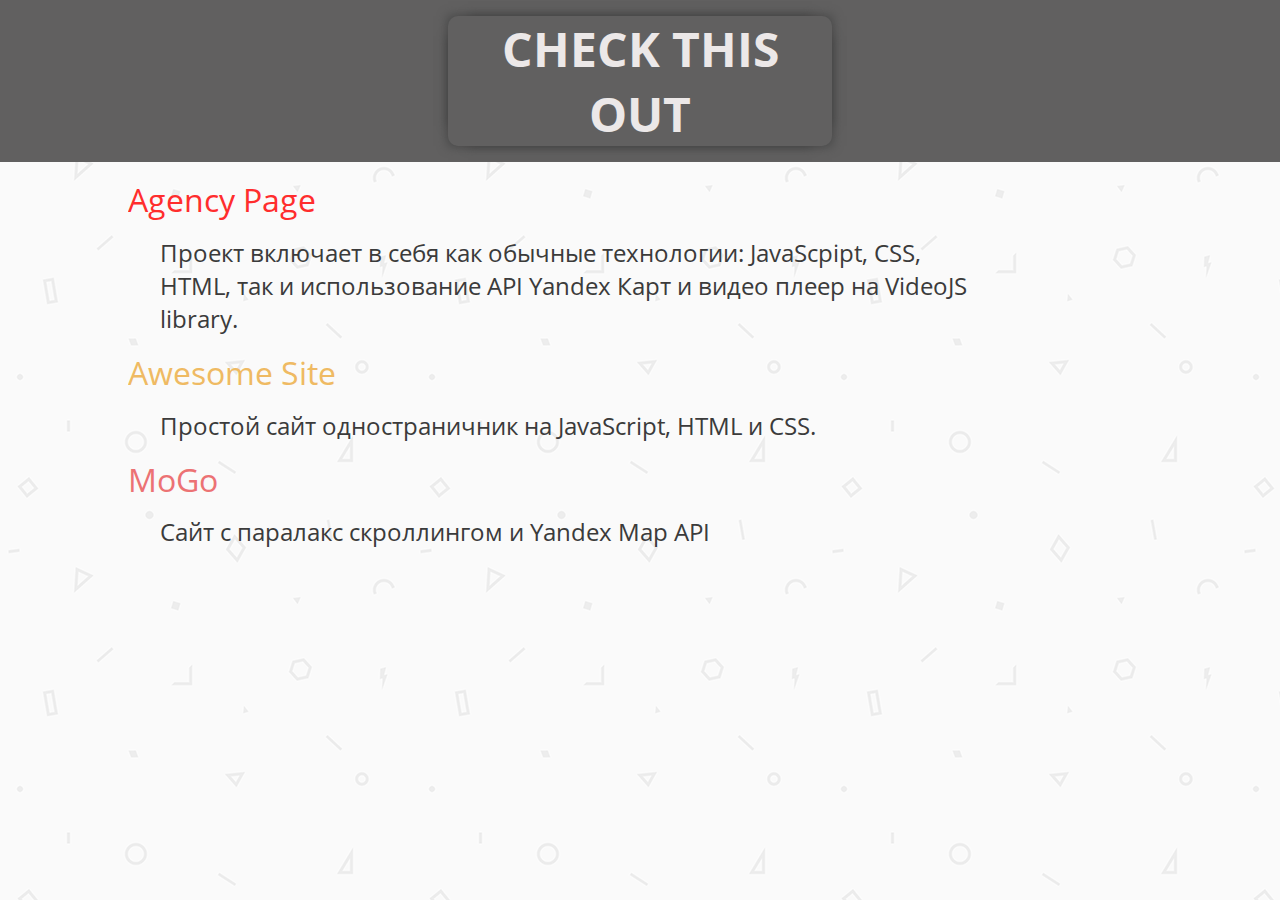
<file: index.html>
<!DOCTYPE html>
<html lang="en">
<head>
  <meta charset="UTF-8">
  <meta name="viewport" content="width=device-width, initial-scale=1.0">
  <title>Projects</title>
  <style>
    * {
      margin: 0;
      padding: 0;
      font-family: "OpenSans";
      font-weight: normal;
      font-style: normal;
    }

    body {
      background: url('img/back4.png'), 0 0 repeat;
    }

    header {
      background-color: #616060;
      width: 100%;
      height: auto;
      display: block;
      padding: 1rem 0 1rem 0;
    }
    header>span {
      color: #ece8e8;
      font-size: 3rem;
      font-weight: bold;
      text-align: center;
      margin: 0 auto 0 auto;
      display: block;
      cursor: pointer;
      -webkit-transition: all 0.2s;
      -o-transition: all 0.2s;
      transition: all 0.2s;
      border-radius: 10px;
      width: 30%;
      -webkit-box-shadow: 10px 10px 10px -10px #444444, -10px -10px 10px -10px #444444, 10px -10px 10px -10px #444444, -10px 10px 10px -10px #444444;
              box-shadow: 10px 10px 10px -10px #444444, -10px -10px 10px -10px #444444, 10px -10px 10px -10px #444444, -10px 10px 10px -10px #444444;
      user-select: none;
      -webkit-user-select: none;
      -ms-user-select: none;
      -moz-user-select: none;
    }
    header>span:active {
      -webkit-box-shadow: 0 0 0 0 #444444;
              box-shadow: 0 0 0 0 #444444;
    }

    main {
      width: 80%;
      margin: 1rem auto 0 auto;
      background-color: #fafafa00;
    }
    main>div{
      margin: 0 0 1rem 0;
    }

    main .link {
      text-decoration: none;
      border: none;
    }
    main .link:active {
      border: none;
    }
    main .link::before {
      content: 'CLICK';
      font-weight: bold;
      height: 0rem;
      width: 100%;
      display: block;
      position: relative;
      background-color: #616060;
      -webkit-transition: all 0.2s;
      -o-transition: all 0.2s;
      transition: all 0.2s;
      overflow: hidden;
      border-radius: 5px;
      text-align: center;
    }
    main .link:hover::before {
      height: 3rem;
    }
    main .link:active::before {
      color: #616060;
    }
    main .link:focus {
      border: none;
    }

    main .name {
      width: auto;
      font-size: 2rem;
      display: inline-block;
      height: 3rem;
      overflow-y: hidden;
    }

    main .desc {
      display: block;
      margin: 0.3rem 0 0 2rem;
      width: 80%;
      color: #3b3b3b;
      font-size: 1.5rem ;
    }

    @font-face {
      font-family: "OpenSans";
      font-style: normal;
      font-weight: bold;
      src: url('./agencyPage/fonts/OpenSans/OpenSans-Bold.ttf');
    }

    @font-face {
      font-family: "OpenSans";
      font-weight: normal;
      font-style: normal;
      src: url('./agencyPage/fonts/OpenSans/OpenSans-Regular.ttf');
    }

    @font-face {
      font-family: 'OpenSans';
      font-weight: normal;
      font-style: italic;
      src: url('./agencyPage/fonts/OpenSans/OpenSans-Italic.ttf');
    }

    @media screen and (max-width: 650px) {
      header>span {
        font-size: 2rem;
        width: 50%;
      }
    }
  </style>
</head>
<body>
  <header>
    <span>CHECK THIS OUT</span>
  </header>
  <main>
    <div>
      <div class="name"><a style="color: #ff2d2d;" class="link" href="agencyPage/">Agency Page</a></div>
      <span class="desc">Проект включает в себя как обычные технологии: JavaScpipt, CSS, HTML, так и использование API Yandex Карт и видео плеер на VideoJS library.</span>
    </div>
    <div>
      <span class="name"><a style="color: #efba63;" class="link" href="awesomeSite/">Awesome Site</a></span>
      <span class="desc">Простой сайт одностраничник на JavaScript, HTML и CSS.</span>
    </div>
    <div>
      <span class="name"><a style="color: #ec7274;" class="link" href="mogo/">MoGo</a></span>
      <span class="desc">Сайт с паралакс скроллингом и Yandex Map API</span>
    </div>
  </main>
</body>
</html>
</file>
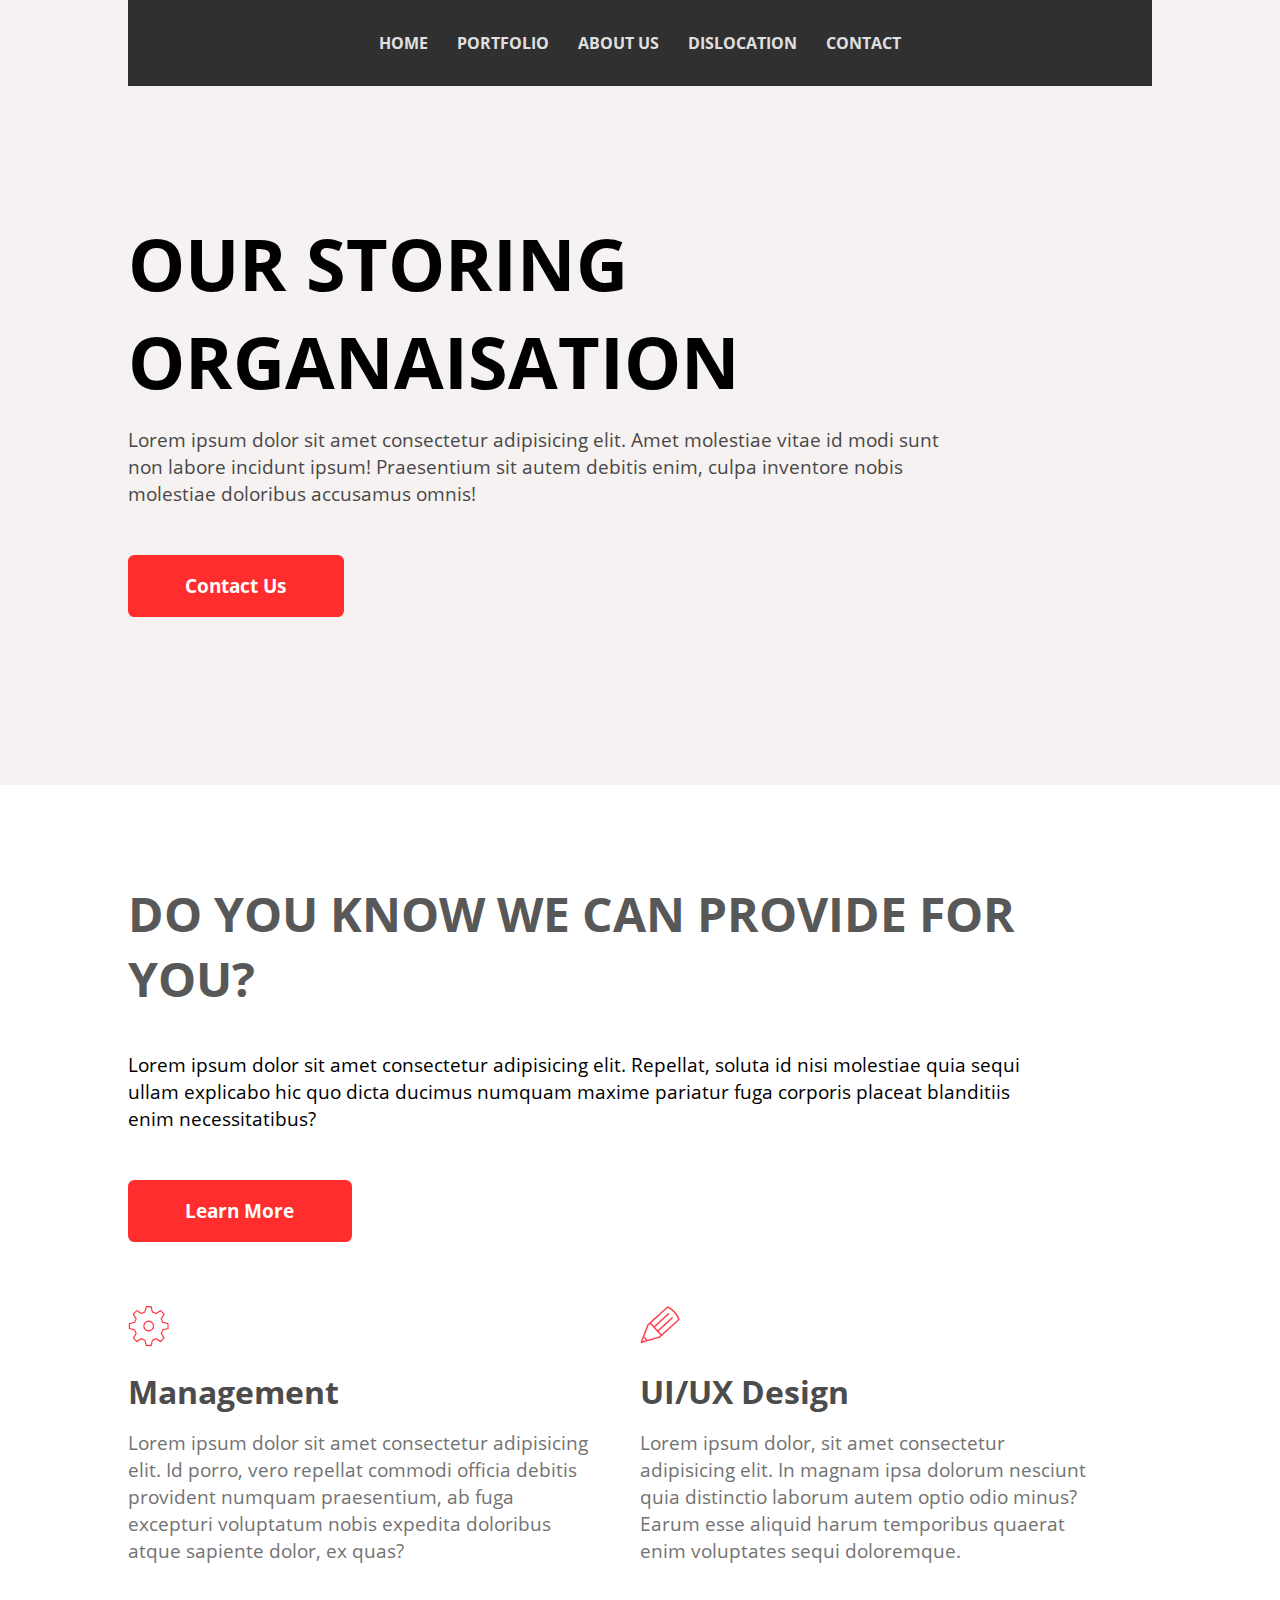
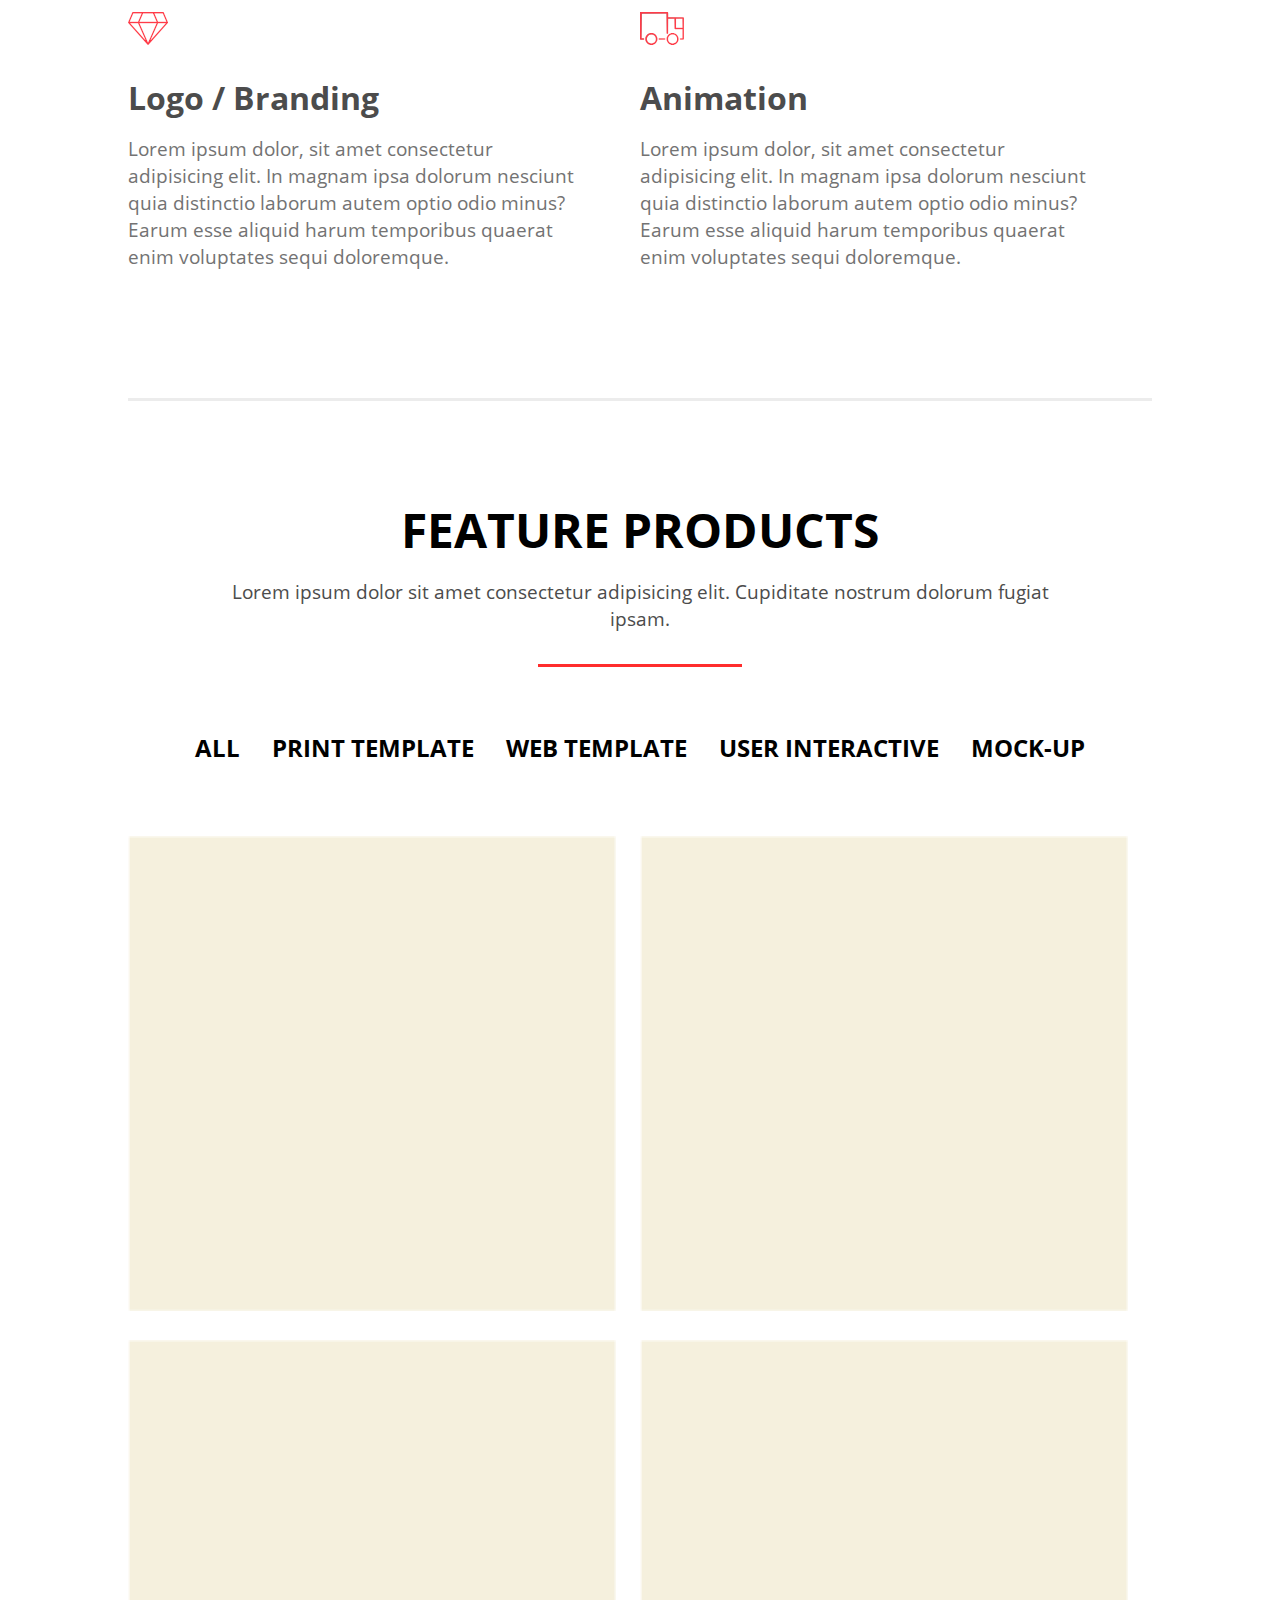
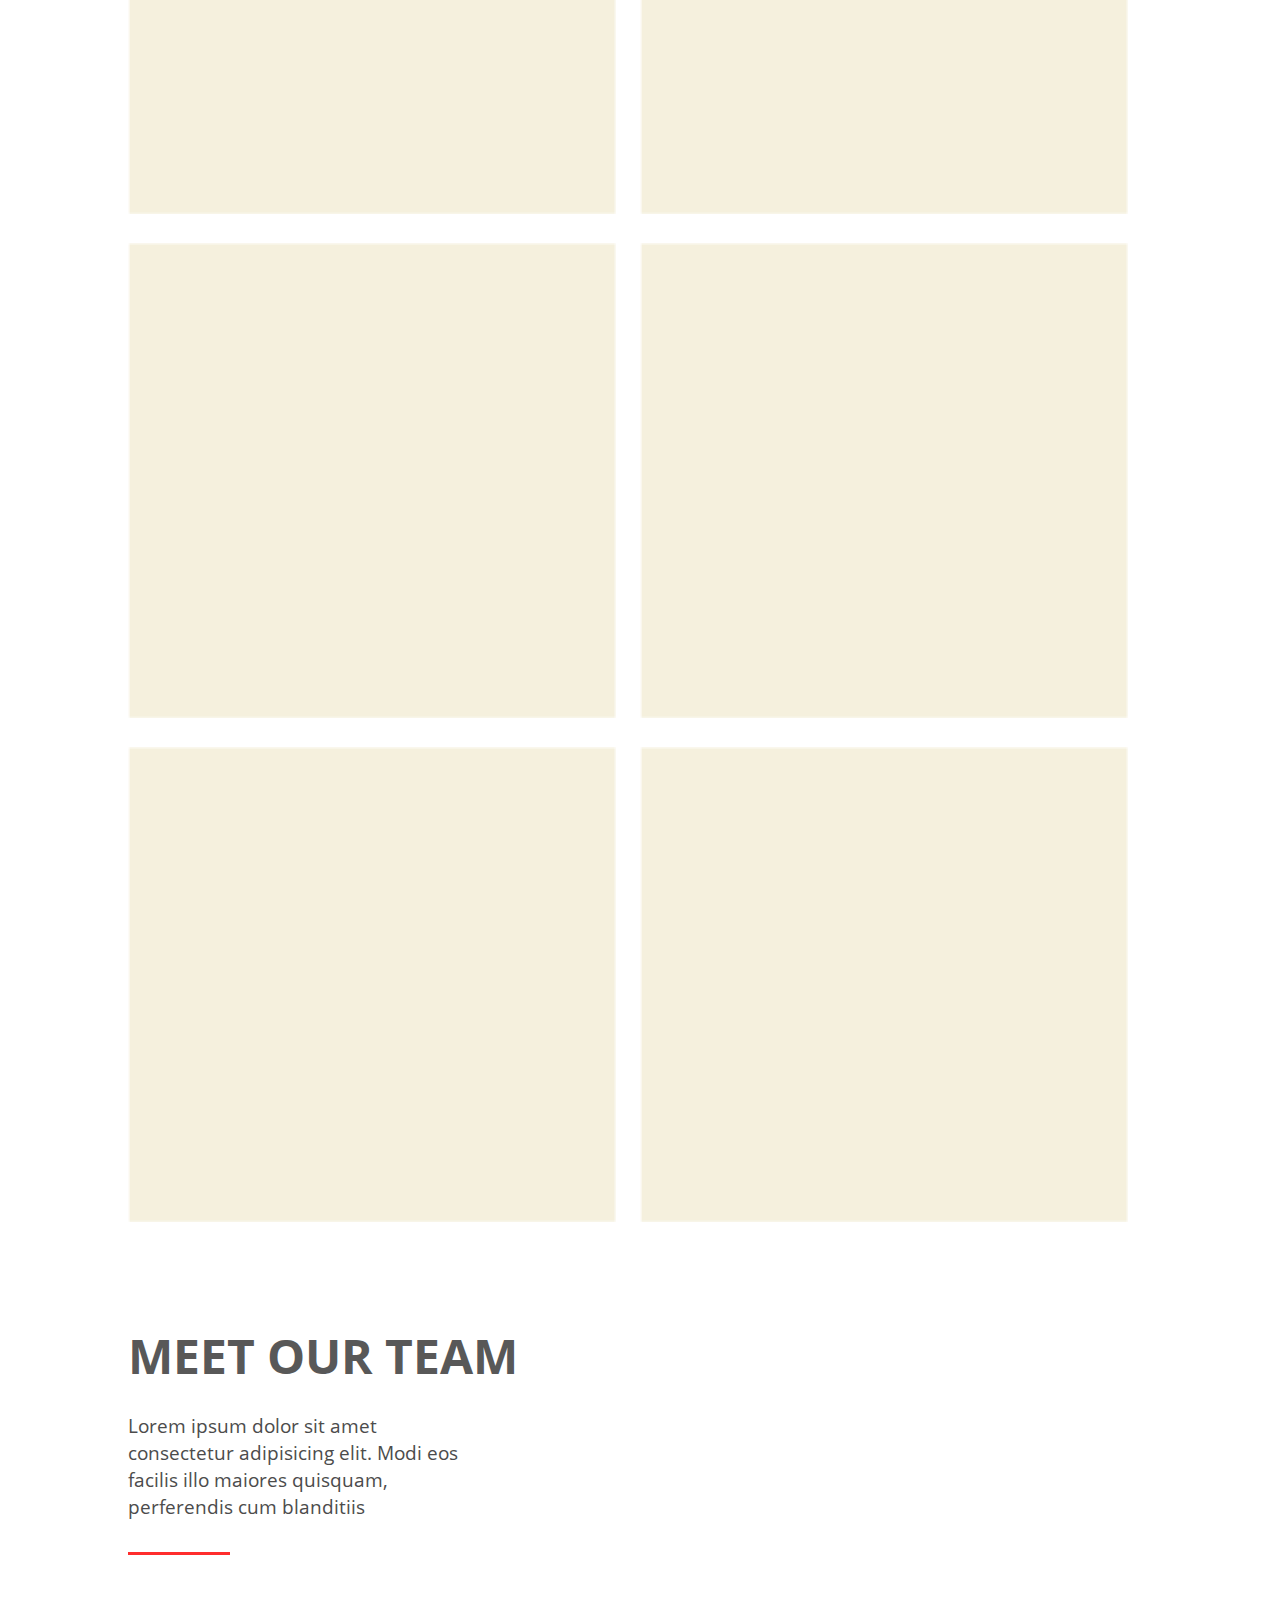
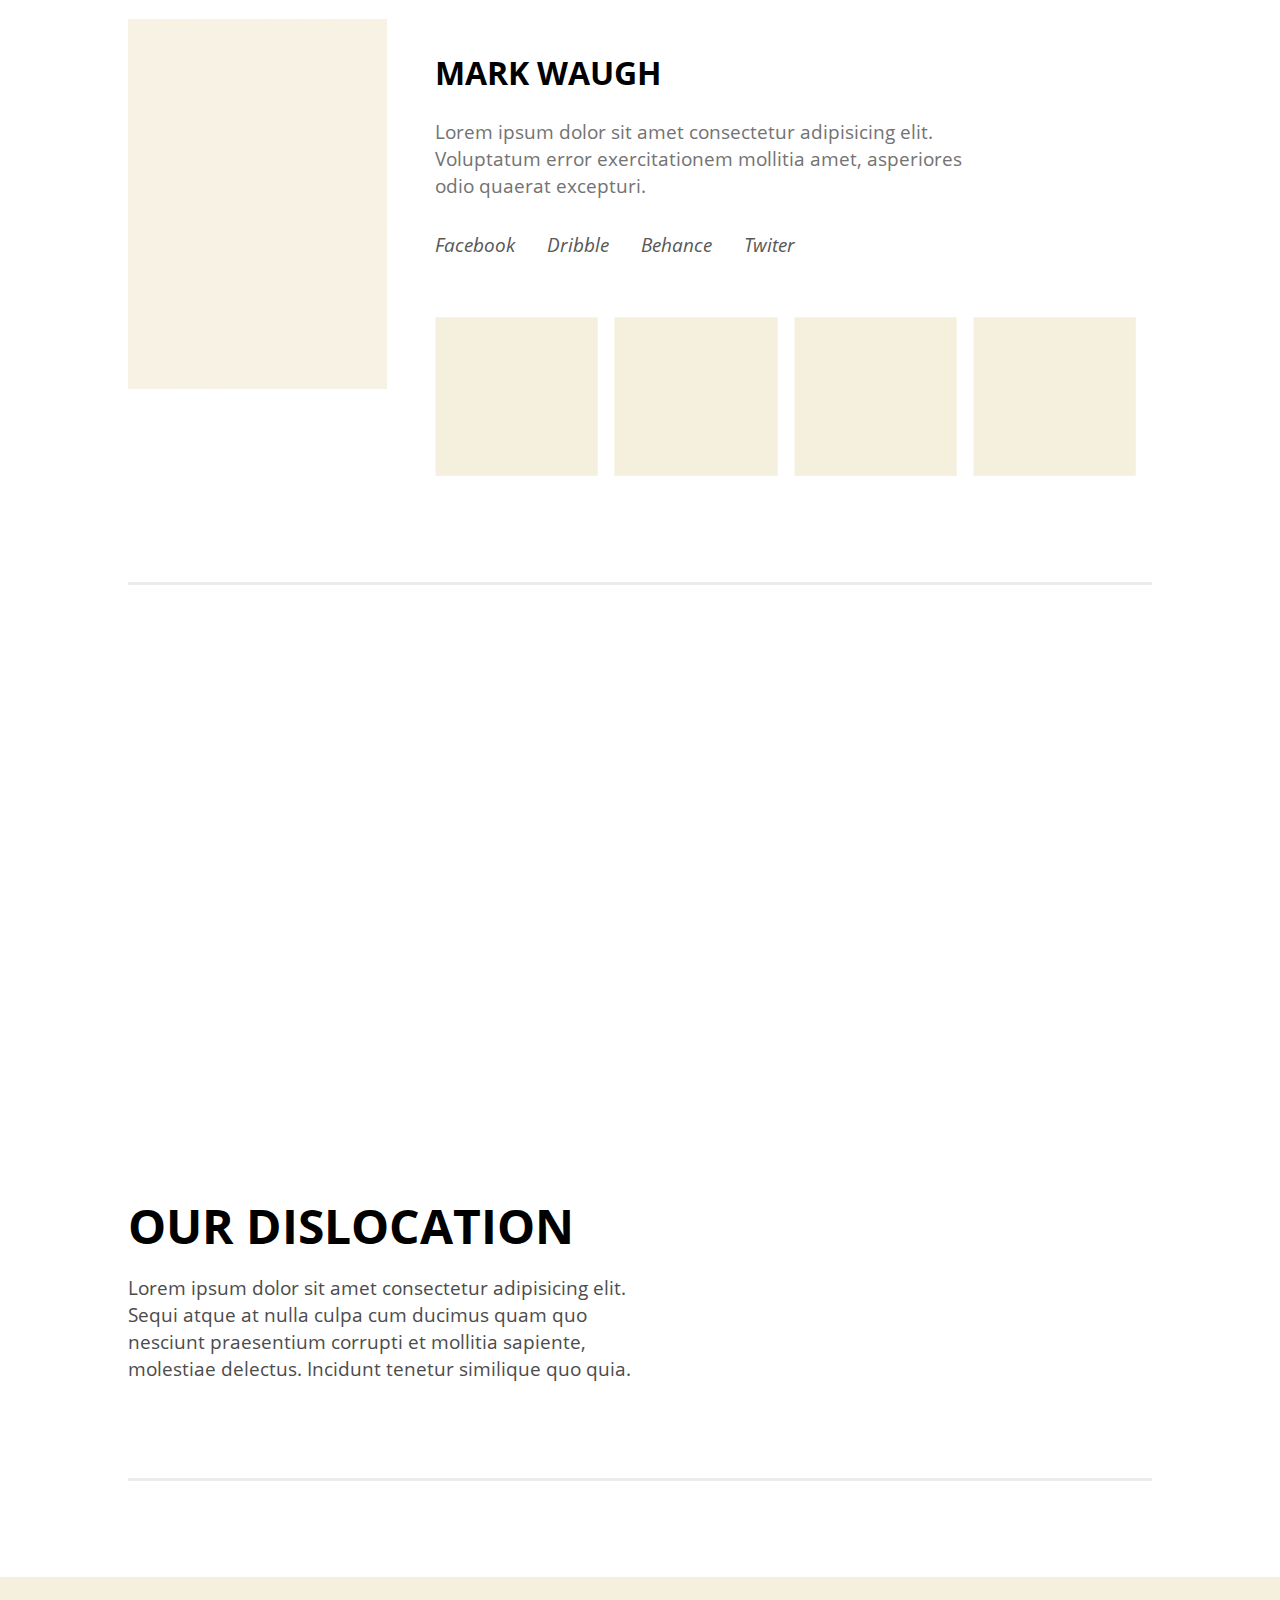
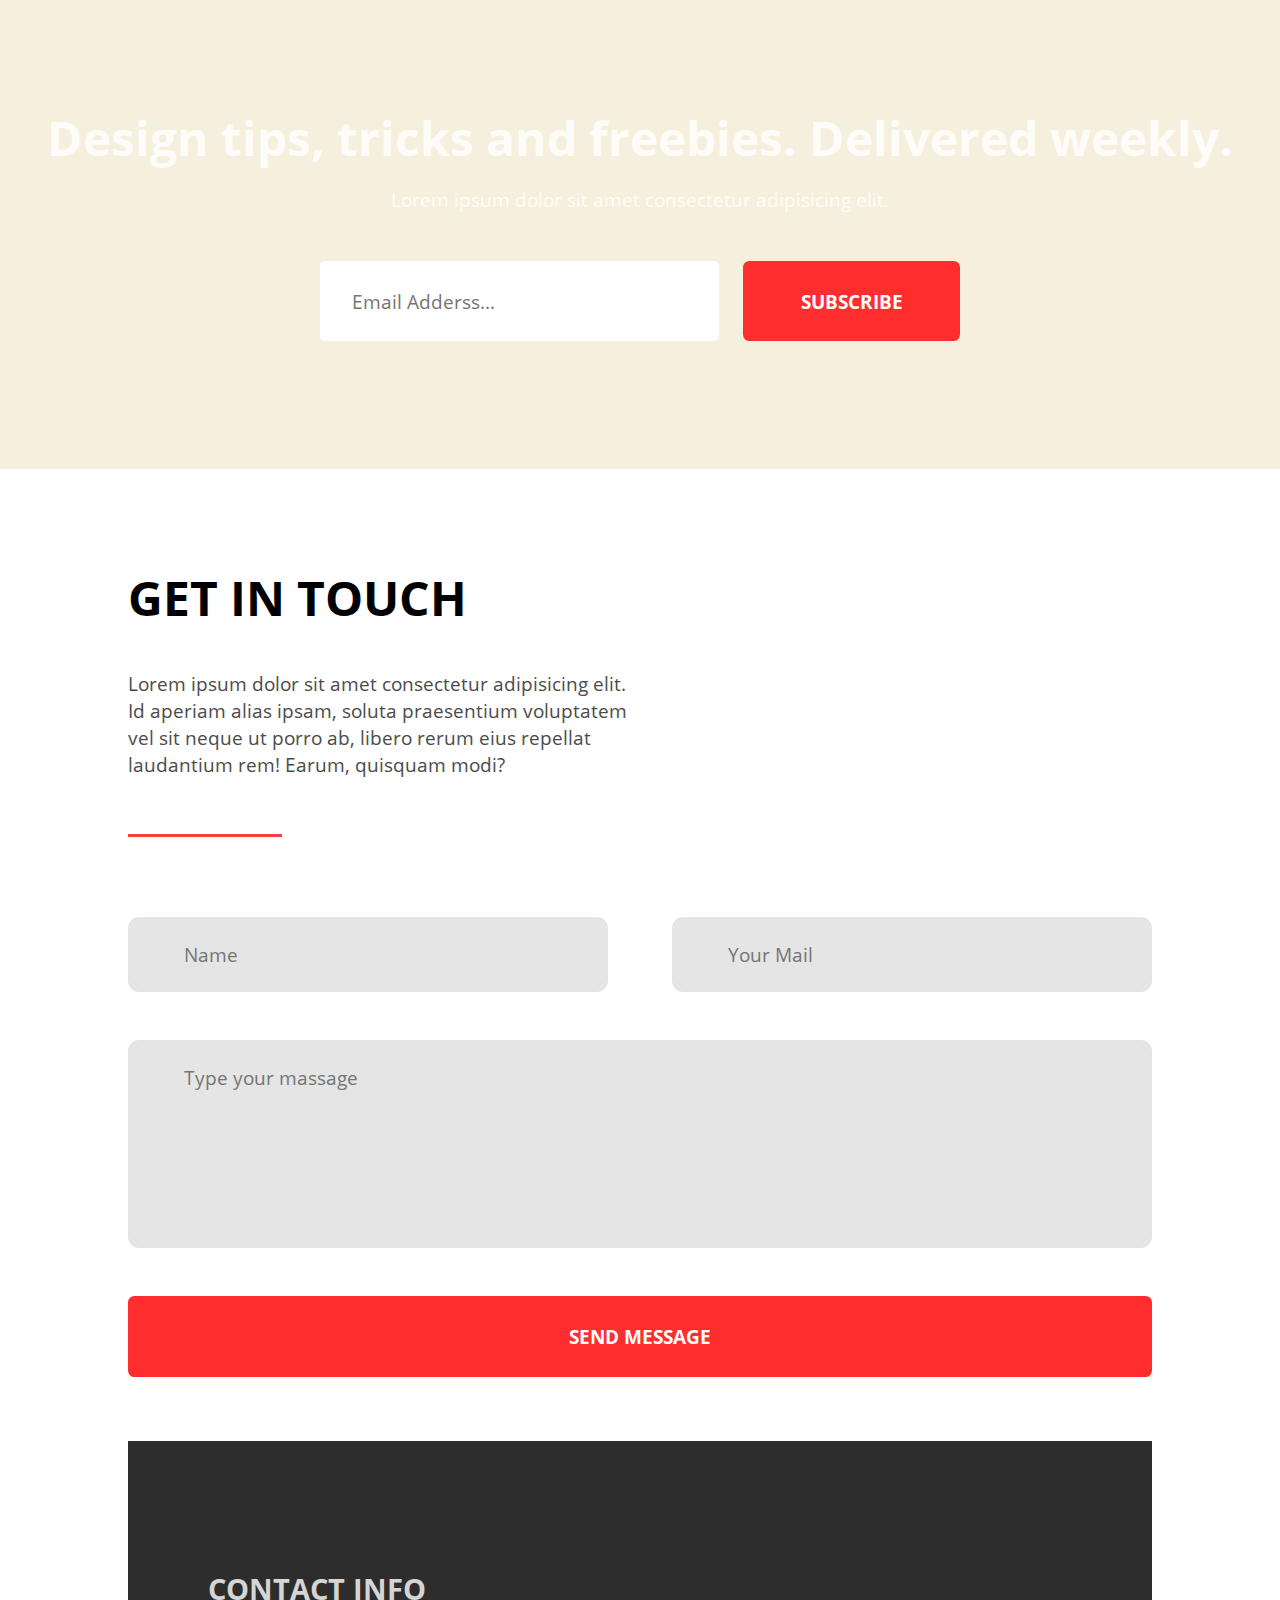
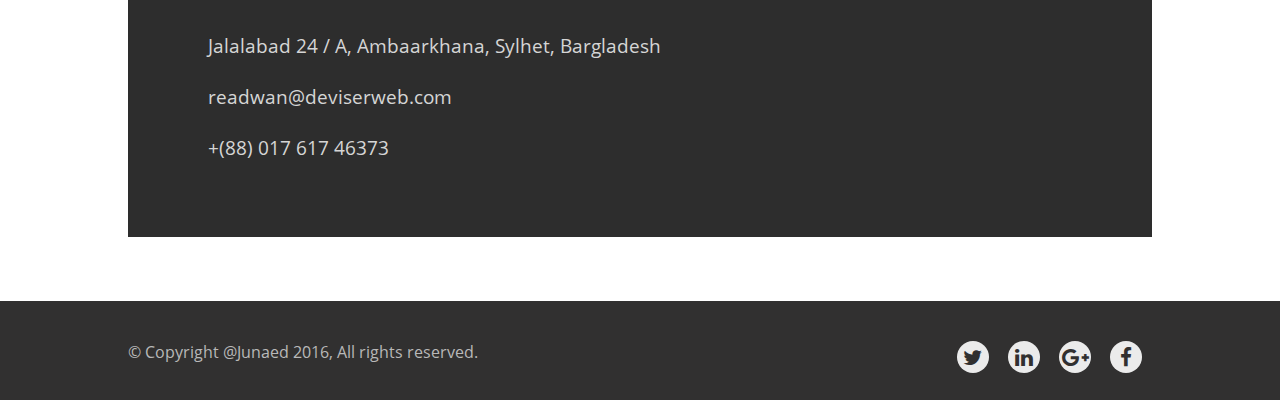
<file: agencyPage/index.html>
<!DOCTYPE html>
<html lang="en">
<head>
  <meta charset="UTF-8">
  <meta name="viewport" content="width=device-width, initial-scale=1.0, user-scalable=no">
  <title>Agency Page</title>
  <link rel="icon" href="./img/agencyLogo.svg">
  <link rel="stylesheet" href="./main.css">
  <link rel="stylesheet" href="./css/font-awesome-4.7.0/css/font-awesome.min.css">
  <link href="css/video-js.css" rel="stylesheet" />
  <script src="https://api-maps.yandex.ru/2.1/?apikey=0d558971-c4bd-4676-8ded-9031a8335d64&lang=ru_RU" type="text/javascript"></script>
  <script src="https://vjs.zencdn.net/ie8/1.1.2/videojs-ie8.min.js"></script>
</head>
<body>
  <div class="begining" id="home_target">
    <nav>
      <div class="float" id="home" data-float>HOME</div>
      <div class="float" id="portfolio" data-float>PORTFOLIO</div>
      <div class="float" id="about_us" data-float>ABOUT US</div>
      <div class="float" id="dislocation" data-float>DISLOCATION</div>
      <div class="float" id="contact" data-float>CONTACT</div>
      <div class="float-mobile fa-home" id="home_mobile" data-float>
        <div class="desc">HOME</div>
      </div>
      <div class="float-mobile fa-folder" id="portfolio_mobile" data-float>
        <div class="desc">PORTFOLIO</div>
      </div>
      <div class="float-mobile fa-th-list" id="about_us_mobile" data-float>
        <div class="desc">ABOUT US</div>
      </div>
      <div class="float-mobile fa-map-marker" id="dislocation_mobile" data-float>
        <div class="desc">DISLOCATION</div>
      </div>
      <div class="float-mobile fa-phone" id="contact_mobile" data-float>
        <div class="desc">CONTACT</div>
      </div>
    </nav>
    <div class='hat'>
      <div class="text">
        <div class="header">OUR STORING ORGANAISATION</div>
        <div class="desc">Lorem ipsum dolor sit amet consectetur adipisicing 
          elit. Amet molestiae vitae id modi sunt non labore incidunt ipsum! Praesentium sit autem debitis enim, culpa inventore nobis molestiae doloribus accusamus omnis!</div>
        <div class="button">Contact Us</div>
      </div>
      <div class="video">
        <!-- <img src="./img/video.jpg" alt="Video"> -->
        <video-js id="videojs" class="video-js vjs-big-play-centered" preload="auto" poster="img/vbg.png" data-setup='{"controls":true, "fluid":true, "playbackRates":[0.5, 1, 1.5, 2]}'>
          <source src="mp4/plug.mp4" type="video/mp4">
        </video-js>
      </div>
    </div>
  </div>
  <main>
    <div class="agreement">
      <div class="text">
        <div class="header">DO YOU KNOW WE CAN PROVIDE FOR YOU?</div>
        <div class="desc">Lorem ipsum dolor sit amet consectetur adipisicing elit. Repellat, soluta id nisi molestiae quia sequi ullam explicabo hic quo 
          dicta ducimus numquam maxime pariatur fuga corporis placeat blanditiis enim necessitatibus?</div>
        <div class="button">Learn More</div>
      </div>
      <div class="advantages">
        <div>
          <div class="incon"><img src="svg/settings.svg" alt=""></div>
          <div class="header">Management</div>
          <div class="desc">Lorem ipsum dolor sit amet consectetur adipisicing elit. Id porro, vero repellat commodi officia debitis provident  
          numquam praesentium, ab fuga excepturi voluptatum nobis expedita doloribus atque sapiente dolor, ex quas?</div>
        </div>
        <div>
          <div class="incon"><img src="svg/pencil.svg" alt=""></div>
          <div class="header">UI/UX Design</div>
          <div class="desc">Lorem ipsum dolor, sit amet consectetur adipisicing elit.
             In magnam ipsa dolorum nesciunt quia distinctio laborum autem optio odio minus? Earum esse aliquid harum temporibus quaerat enim voluptates sequi doloremque.</div>
        </div>
        <div>
          <div class="incon"><img src="svg/diamond.svg" alt=""></div>
          <div class="header">Logo / Branding</div>
          <div class="desc">Lorem ipsum dolor, sit amet consectetur adipisicing elit.
             In magnam ipsa dolorum nesciunt quia distinctio laborum autem optio odio minus? Earum esse aliquid harum temporibus quaerat enim voluptates sequi doloremque.</div>
        </div>
        <div>
          <div class="incon"><img src="svg/trank.svg" alt=""></div>
          <div class="header">Animation</div>
          <div class="desc">Lorem ipsum dolor, sit amet consectetur adipisicing elit.
             In magnam ipsa dolorum nesciunt quia distinctio laborum autem optio odio minus? Earum esse aliquid harum temporibus quaerat enim voluptates sequi doloremque.</div>
        </div>
      </div>
    </div>
    <div class="line"></div>
    <div class="products" id="portfolio_target">
      <div class="header">FEATURE PRODUCTS</div>
      <div class="desc">Lorem ipsum dolor sit amet consectetur adipisicing elit. Cupiditate nostrum dolorum fugiat ipsam.</div>
      <div class="line"></div>
      <div class="selector">
        <div>ALL</div>
        <div>PRINT TEMPLATE</div>
        <div>WEB TEMPLATE</div>
        <div>USER INTERACTIVE</div>
        <div>MOCK-UP</div>
      </div>
      <div class="exx">
        <div><img src="img/block.png" alt=""></div>
        <div><img src="img/block.png" alt=""></div>
        <div><img src="img/block.png" alt=""></div>
        <div><img src="img/block.png" alt=""></div>
        <div><img src="img/block.png" alt=""></div>
        <div><img src="img/block.png" alt=""></div>
        <div><img src="img/block.png" alt=""></div>
        <div><img src="img/block.png" alt=""></div>
      </div>
    </div>
    <div class="team" id="about_target">
      <div class="header">MEET OUR TEAM</div>
      <div class="desc">Lorem ipsum dolor sit amet consectetur adipisicing elit. Modi eos facilis illo maiores quisquam, perferendis cum blanditiis</div>
      <div class="line"></div>
      <div class="teamimg">
        <div class="lphoto"><img src="img/rectangle.png" alt=""></div>
        <div class="text">
          <div class="header">MARK WAUGH</div>
          <div class="desc">Lorem ipsum dolor sit amet consectetur adipisicing elit. Voluptatum error exercitationem mollitia amet, asperiores odio quaerat excepturi.</div>
          <div class="refs">
            <div class="text">Facebook</div>
            <div class="text">Dribble</div>
            <div class="text">Behance</div>
            <div class="text">Twiter</div>
            <div class="ico fa fa-facebook"></div>
            <div class="ico fa fa-dribbble"></div>
            <div class="ico fa fa-behance"></div>
            <div class="ico fa fa-twitter"></div>
          </div>
        </div>
        <div class="members">
          <div><img src="img/block.png" alt=""></div>
          <div><img src="img/block.png" alt=""></div>
          <div><img src="img/block.png" alt=""></div>
          <div><img src="img/block.png" alt=""></div>
        </div>
      </div>
    </div>
    <div class="line"></div>
    <div class="disloc" id="dislocation_target">
      <div id="map" class="yamap"></div>
      <div class="text">
        <div class="header">OUR DISLOCATION</div>
        <div class="desc">Lorem ipsum dolor sit amet consectetur adipisicing elit. Sequi atque at
           nulla culpa cum ducimus quam quo nesciunt praesentium corrupti et mollitia sapiente, molestiae delectus. Incidunt tenetur similique quo quia.</div>
      </div>
    </div>
    <div class="line"></div>
  </main>
  <footer>
    <div class="news">
      <div class="header">Design tips, tricks and freebies. Delivered weekly.</div>
      <div class="desc">Lorem ipsum dolor sit amet consectetur adipisicing elit.</div>
      <div class="addr">
        <input type="text" class="email" id="email2sub" placeholder="Email Adderss...">
        <div class="button">SUBSCRIBE</div>
      </div>
    </div>
    <div class="contact" id="contact_target">
      <div class="text">
        <div class="header">GET IN TOUCH</div>
        <div class="desc">Lorem ipsum dolor sit amet consectetur adipisicing elit. Id aperiam alias ipsam, soluta praesentium
           voluptatem vel sit neque ut porro ab, libero rerum eius repellat laudantium rem! Earum, quisquam modi?</div>
        <div class="line"></div>
        <div class="block">
          <form action="#" class="send">
            <div>
              <input type="text" class="input" id="name" placeholder="Name">
              <input type="text" class="input" id="email" placeholder="Your Mail">
            </div>
            <textarea type="text" class="input" id="message" placeholder="Type your massage"></textarea>
            <button type="submit" class="button">SEND MESSAGE</button>
          </form>
          <div class="info">
            <div>
              <div class="header">CONTACT INFO</div>
              <div class="desc">Jalalabad 24 / A, Ambaarkhana, Sylhet, Bargladesh</div>
              <div class="email">readwan@deviserweb.com</div>
              <div class="phone">+(88) 017 617 46373</div>
            </div>
          </div>
        </div>
      </div>
    </div>
    <div class="end">
      <div>
        <div class="copyrights">© Copyright @Junaed 2016, All rights reserved.</div>
        <div class="links">
          <div class="fa fa-twitter"></div>
          <div class="fa fa-linkedin"></div>
          <div class="fa fa-google-plus"></div>
          <div class="fa fa-facebook"></div>
        </div>
      </div>
    </div>
  </footer>
  <div id="arrow" class="fa fa-sort-asc"></div>
  <!-- VideoJS script --->
  <script src="https://vjs.zencdn.net/7.8.3/video.js"></script>

  <script src="js/mymap.js" type="text/javascript"></script>
  <script src="main.js" type="text/javascript"></script>
</body>
</html>
</file>
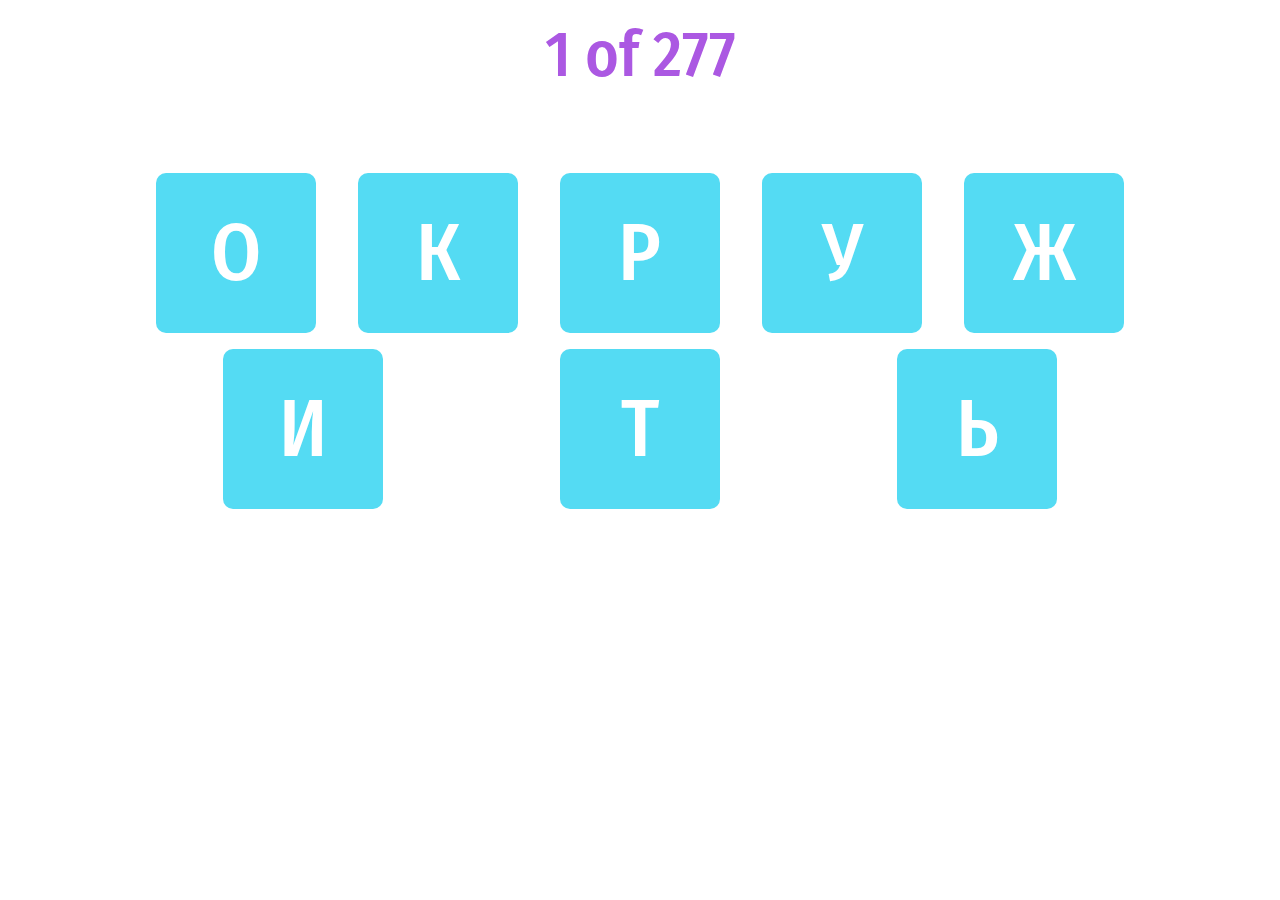
<file: accent.html>
<!DOCTYPE html>
<html lang="en">
<head>
    <meta charset="UTF-8">
    <meta http-equiv="X-UA-Compatible" content="IE=edge">
    <meta name="viewport" content="width=device-width, initial-scale=1.0">
    <title>Accent</title>
    <script src="https://ajax.googleapis.com/ajax/libs/jquery/3.6.0/jquery.min.js"></script>
    <link href="https://fonts.googleapis.com/css2?family=Fira+Sans+Condensed:wght@500&display=swap" rel="stylesheet">
    <style>
        body {
            font-family: 'Fira Sans Condensed';
            font-weight: 500;
        }
        .main {
            width: 80%;
            margin: 0 auto 0 auto;
        }

        .viewer {
            margin-top: 1rem;
            font-size: 4rem;
            color: #ab58e2;
            text-align: center;
        }

        .charcont {
            margin-top: 5rem;
            display: flex;
            justify-content: space-around;
            flex-wrap: wrap;
        }

        .char {
            width: 10rem;
            height: 10rem;
            margin: 0 1rem 1rem 1rem;
            border-radius: 10px;
            background-color: #54dbf3;
            color: #ffffff;
            font-size: 5rem;
            text-transform: uppercase;
            display: flex;
            justify-content: center;
            align-items: center;
            transition: 0.2s;
            cursor: pointer;
        }

        .button {
            margin: 8rem auto 0 auto;
            width: 30%;
            height: 8rem;
            text-align: center;
            color: #ffffff;
            background-color: #54f389;
            border-radius: 10px;
            display: flex;
            justify-content: center;
            align-items: center;
            font-size: 5rem;
            cursor: pointer;

        }

        .res {
            font-size: 4rem;
            color: #000;
            text-align: center;
            margin-top: 1rem;
        }

        .green {
            color: #54f389;
        }

        .red {
            color: #ed0f47;
        }

        .magenta {
            color: #ab58e2;
        }

        .retry {
            width: 6rem;
            height: 6rem;
            position: fixed;
            right: 7rem;
            bottom: 7rem;
            background-color: #54f389;
            border-radius: 50%;
            display: flex;
            justify-content: center;
            align-items: center;
            cursor: pointer;
        }

        .retry div {
            width: 5rem;
            height: 5rem;
        }

        .retry div img {
            width: 100%;
        }

        .invisiable {
            display: none;
        }

        @media screen and (max-width: 750px) {
            .main {
                width: 100%;
            }

            .button {
                width: 90%;
            }

            .retry {
                right: 3rem;
                bottom: 3rem;
            }
        }

        @media screen and (max-width: 550px) {
            .char {
                width: 8rem;
                height: 8rem;
                font-size: 4rem;
                margin: 0 0.5rem 1rem 0.5rem;
            }

            .button {
                margin-top: 3rem;
            }

            .res {
                font-size: 3rem;
            }
        }

        @media screen and (max-width: 450px) {
            .char {
                width: 6rem;
                height: 6rem;
                font-size: 3rem;
            }
        }
    </style>
</head>
<body>
    <div class="main">
        <div class="viewer">0 of n</div>
        <div class="charcont">
            <div class="char"><div>a</div></div>
            <div class="char"><div>c</div></div>
            <div class="char"><div>b</div></div>
        </div>
        <div class="button invisiable"><div>OK</div></div>
        <div class="retry invisiable"><div><img src="./resources/arrow.svg" alt="retry"></div></div>
        <div class="rescont"></div>
    </div>
    <script>
        let s = "аэропОрты, им. п. мн. ч. сущ. аэропОрт, бАнты, им. п. мн. ч. сущ. бант, бОроду, вин. п. ед. ч. сущ. бородА, бухгАлтеров, род. п. мн. ч. сущ. бухгАлтер, вероисповЕдание1, водопровОд, газопровОд, граждАнство, дефИс, дешевИзна, диспансЕр, договорЁнность, докумЕнт, досУг, еретИк, жалюзИ, знАчимость, Иксы, им. п. мн. ч. сущ. икс, каталОг, квартАл (во всех значениях), киломЕтр, кОнусов, род. п. мн. ч. сущ. кОнус, корЫсть, крАны, им. п. мн. ч. сущ. кран, кремЕнь; кремнЯ, род. п. ед. ч., лЕкторов, род. п. мн. ч. сущ. лЕктор, лОктя, род. п. ед. ч. сущ. лОкоть; локтЕй, род. п. мн. ч., лыжнЯ, мЕстностей, род. п. мн. ч. сущ. мЕстность, намЕрение, нарОст, нЕдруг, недУг, некролОг, нЕнависть, нефтепровОд, новостЕй, род. п. мн. ч. сущ. нОвость, нОгтя, род. п. ед. ч. сущ. нОготь; ногтЕй, род. п. мн. ч., Отзыв (о книге), «отклик, мнение, рецензия», отзЫв (посла из страны), действие по глаг. отозвАть – «потребовать возвращения назад», Отрочество, партЕр, портфЕль, пОручни, придАное, призЫв, свЁкла, сирОты, им. п. мн. ч. сущ. сиротА, созЫв, сосредотОчение, срЕдства, им. п. мн. ч. сущ. срЕдство, стАтуя, столЯр, тамОжня, тОрты, им. п. мн. ч. сущ. торт, тУфля, цемЕнт, цЕнтнер, цепОчка, шАрфы, им. п. мн. ч. сущ. шарф, шофЁр, экспЕрт, бралА, прош. вр. ж. р. глаг. брАть, бралАсь, прош. вр. ж. р. глаг. брАться, взялА, прош. вр. ж. р. глаг. взЯть, взялАсь, прош. вр. ж. р. глаг. взЯться, влилАсь, прош. вр. ж. р. глаг. влИться, ворвалАсь, прош. вр. ж. р. глаг. ворвАться, воспринЯть; воспринялА, прош. вр. ж. р., воссоздалА, прош. вр. ж. р. глаг. воссоздАть, вручИт, 3-е л. ед. ч.2 глаг. вручИть, гналА, прош. вр. ж. р. глаг. гнАть, гналАсь, прош. вр. ж. р. глаг. гнАться, добралА, прош. вр. ж. р. глаг. добрАть, добралАсь, прош. вр. ж. р. глаг. добрАться, дождалАсь, прош. вр. ж. р. глаг. дождАться, дозвонИтся, 3-е л. ед. ч. глаг. дозвонИться, дозИровать, ждалА, прош. вр. ж. р. глаг. ждАть, жилОсь, прош. вр. ср. р. глаг. жИться, закУпорить, занЯть; зАнял, занялА, зАняли, прош. вр., заперлА, прош. вр. ж. р. глаг. заперЕть, запломбировАть, защемИт, 3-е л. ед. ч. глаг. защемИть, звалА, прош. вр. ж. р. глаг. звАть, звонИт, 3-е л. ед. ч. глаг. звонИть, кАшлянуть, клАла, прош. вр. ж. р. глаг. клАсть, клЕить, крАлась, прош. вр. ж. р. глаг. крАсться, кровоточИть, лгалА, прош. вр. ж. р. глаг. лгАть, лилА, прош. вр. ж. р. глаг. лИть, лилАсь, прош. вр. ж. р. глаг. лИться, навралА, прош. вр. ж. р. глаг. наврАть, наделИт, 3-е л. ед. ч. глаг. наделИть, надорвалАсь, прош. вр. ж. р. глаг. надорвАться, назвалАсь, прош. вр. ж. р. глаг. назвАться, накренИтся, 3-е л. ед. ч. глаг. накренИться, налилА, прош. вр. ж. р. глаг. налИть, нарвалА, прош. вр. ж. р. глаг. нарвАть, начАть; нАчал, началА, нАчали, прош. вр., обзвонИт, 3-е л. ед. ч. глаг. обзвонИть, облегчИть; облегчИт, 3-е л. ед. ч., облилАсь, прош. вр. ж. р. глаг. облИться, обнялАсь, прош. вр. ж. р. глаг. обнЯться, обогналА, прош. вр. ж. р. глаг. обогнАть, ободралА, прош. вр. ж. р. глаг. ободрАть, ободрИть; ободрИт, 3-е л. ед. ч., ободрИться; ободрИтся, 3-е л. ед. ч., обострИть, одолжИть; одолжИт, 3-е л. ед. ч., озлОбить, оклЕить, окружИт, 3-е л. ед. ч. глаг. окружИть, опОшлить, освЕдомиться; освЕдомится, 3-е л. ед. ч., отбылА, прош. вр. ж. р. глаг. отбЫть, отдалА, прош. вр. ж. р. глаг. отдАть, откУпорить, отозвалА, прош. вр. ж. р. глаг. отозвАть, отозвалАсь, прош. вр. ж. р. глаг. отозвАться, перезвонИт, 3-е л. ед. ч. глаг. перезвонИть, перелилА, прош. вр. ж. р. глаг. перелИть, плодоносИть, пломбировАть, повторИт, 3-е л. ед. ч. глаг. повторИть, позвалА, прош. вр. ж. р. глаг. позвАть, позвонИт, 3-е л. ед. ч. глаг. позвонИть, полилА, прош. вр. ж. р. глаг. полИть, положИть; положИл, прош. вр. м. р., понЯть; понялА, прош. вр. ж. р., послАла, прош. вр. ж. р. глаг. послАть, прибЫть; прИбыл, прибылА, прИбыли, прош. вр., принЯть; прИнял, принялА, прИняли, прош. вр., рвалА, прош. вр. ж. р. глаг. рвАть, сверлИт, 3-е л. ед. ч. глаг. сверлИть, снялА, прош. вр. ж. р. глаг. снЯть, совралА, прош. вр. ж. р. глаг. соврАть, создалА, прош. вр. ж. р. глаг. создАть, сорвалА, прош. вр. ж. р. глаг. сорвАть, сорИт, 3-е л. ед. ч. глаг. сорИть, убралА, прош. вр. ж. р. глаг. убрАть, углубИть, укрепИт, 3-е л. ед. ч. глаг. укрепИть, чЕрпать, щемИт, 3-е л. ед. ч. глаг. щемИть, щЁлкать, довезЁнный, зАгнутый, зАнятый; занятА, кр. ф. ж. р., зАпертый, заселЁнный; заселенА, кр. ф. ж. р., кормЯщий, кровоточАщий, нажИвший, налИвший, нанЯвшийся, начАвший, нАчатый, низведЁнный, облегчЁнный, ободрЁнный, обострЁнный, отключЁнный, повторЁнный, поделЁнный, понЯвший, прИнятый; принятА, кр. ф. ж. р., приручЁнный, прожИвший, снятА, кр. ф. ж. р. прич. снЯтый, сОгнутый, углублЁнный, закУпорив, начАв, начАвшись, отдАв, поднЯв, понЯв, прибЫв, создАв, вОвремя, дОверху, донЕльзя, дОнизу, дОсуха, зАсветло, зАтемно, красИвее, сравн. ст. нар. красИво, надОлго, ненадОлго"
        s = s.replaceAll(/(\.|,)/g, '')
        s = s.replaceAll(/\-/g, ' ')
        s = s.replaceAll(/\:/g, '')
        let arr = s.split(' ')
        let iter = 0
        let c = 0
        let results = []
        let lock = false
        let allright = true
        let retry = false
        let retryList = []
        let retryIndex = -1
        
        arr = arr.filter(word => word.match(/[А-Я]/g) == null ? false : true)

        let al = arr.length

        arr = shuffle(arr)

        $(document).ready(function() {
            putNewWordIntoHtml(arr[c])

            $('.charcont').click(function(e) {
                let char = null
                let currentArr = undefined

                if (retry) {
                    currentArr = retryList[retryIndex]
                } else {
                    currentArr = arr
                }

                if ($(e.target).hasClass('char')) {
                    char = $(e.target).children()
                } else if ($(e.target).parent().hasClass('char')) {
                    char = $(e.target)
                }

                if (char && !lock) {
                    c+=1

                    if (char.text().match(/[А-Я]/g) == null) {
                        results.push(char.parent()[0].dataset.num)
                        char.parent().css('backgroundColor', '#ed0f47')
                        char.parent().parent().children('.answer').css('backgroundColor', '#54f389')
                        $('.button').removeClass('invisiable')
                        lock = true
                    } else {
                        results.push(true)
                        
                        if (c >= al) {
                            pushResults()
                        } else {
                            putNewWordIntoHtml(currentArr[c])
                        }
                    }
                }
            })

            $('.button').click(function (e) {
                let currentArr = undefined

                if (retry) currentArr = retryList[retryIndex];
                else currentArr = arr;
                
                if (c >= al) pushResults();
                else putNewWordIntoHtml(currentArr[c]);
            })

            $('.retry').click(function(e) {
                retryIndex += 1
                retryList[retryIndex] = shuffle(retryList[retryIndex])
                results = []
                c = 0
                al = retryList[retryIndex].length
                allright = true

                $('.charcont, .viewer').removeClass('invisiable')
                $('.rescont, .retry').addClass('invisiable')
                $('.res').remove()

                putNewWordIntoHtml(retryList[retryIndex][c])
            })
        })

        function putNewWordIntoHtml(word) {
            let currentArr = undefined

            if (retry) {
                currentArr = retryList[retryIndex]
            } else {
                currentArr = arr
            }

            $('.viewer').text(`${c+1} of ${currentArr.length}`)
            $('.char').remove()
            $('.button').addClass('invisiable')

            lock = false

            let chararr = word.split('')
            let counter = 0

            for (let i of chararr) {
                if (i.match(/[А-Я]/g) == null) {
                    $('.charcont').append(`<div class="char" data-num="${counter}"><div>${i}</div></div>`)
                } else {
                    $('.charcont').append(`<div class="char answer"><div>${i}</div></div>`)
                }
                counter += 1
            }
        }

        function pushResults() {
            $('.charcont, .viewer, .button').addClass('invisiable')
            $('.rescont').removeClass('invisiable')
            $('.main>.rescont').append(`<div class="res">Congrats you have <span class="magenta">${Math.round(results.reduce((a, c) => c === true ? a+1 : a, 0)*100/al)}%</span></div>`)

            if (retry) {
                $('.rescont').append(`<div class="res">Try number <span class="red">${retryList.length}</span></div>`)
            }

            let counter = -1
            let subject = ''
            let currentArr = undefined

            if (retry) {
                currentArr = retryList[retryIndex]
            } else {
                currentArr = arr
            }

            retryList[retryIndex+1] = []
            retry = false

            for (let i of results) {
                counter += 1
                subject = ''

                if (i !== true) {
                    let subcounter = -1
                    let apos = currentArr[counter].search(/[А-Я]/g)
                    allright = false

                    retryList[retryIndex+1].push(currentArr[counter])

                    for (let a in currentArr[counter]) {
                        subcounter += 1
                        if (subcounter == i) {
                            subject += '<span class="red">' + currentArr[counter][i] + '</span>'
                        } else if (subcounter == apos) {
                            subject += `<span class='green'>${currentArr[counter][apos].toLocaleLowerCase()}</span>`
                        } else {
                            subject += currentArr[counter][subcounter]
                        }
                    }

                    $('.main>.rescont').append(`<div class="res">${subject}</div>`)
                }
            }

            if (!allright) {
                retry = true
                $('.retry').removeClass('invisiable')
            }
        }

        function shuffle(array) {
            let currentIndex = array.length,  randomIndex;
            while (currentIndex != 0) {
                randomIndex = Math.floor(Math.random() * currentIndex);
                currentIndex--;
                [array[currentIndex], array[randomIndex]] = [
                array[randomIndex], array[currentIndex]];
            }
            return array;
        }

    </script>
</body>
</html>
</file>
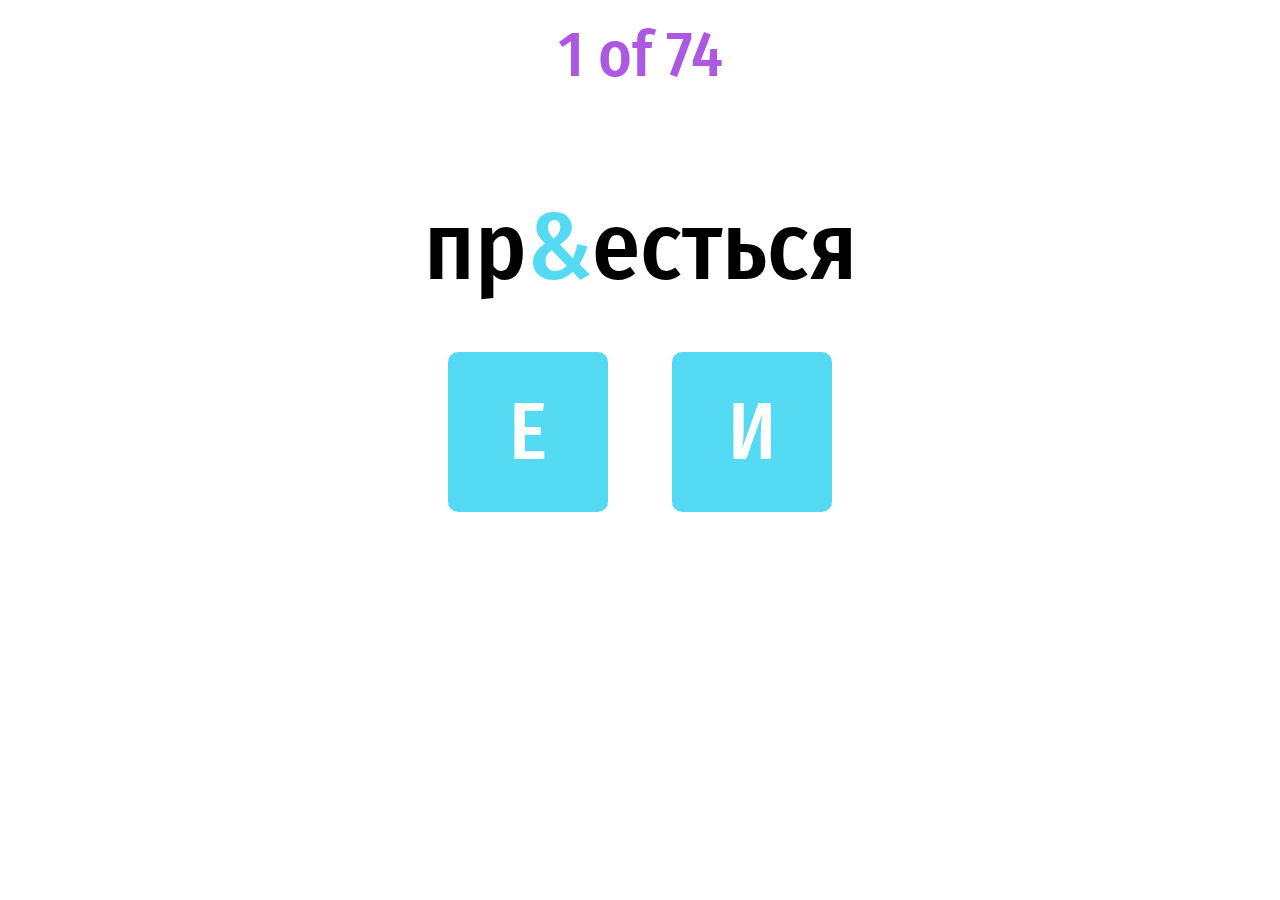
<file: pripre.html>
<!DOCTYPE html>
<html lang="en">
<head>
    <meta charset="UTF-8">
    <meta http-equiv="X-UA-Compatible" content="IE=edge">
    <meta name="viewport" content="width=device-width, initial-scale=1.0">
    <title>PriPre</title>
    <script src="https://ajax.googleapis.com/ajax/libs/jquery/3.6.0/jquery.min.js"></script>
    <link href="https://fonts.googleapis.com/css2?family=Fira+Sans+Condensed:wght@500&display=swap" rel="stylesheet">
    <style>
        body {
            font-family: 'Fira Sans Condensed';
            font-weight: 500;
        }

        .title {
            margin-top: 1rem;
            font-size: 4rem;
            color: #ab58e2;
            text-align: center;
        }

        .word {
            margin-top: 6rem;
            font-size: 6rem;
            text-align: center;
        }

        .charcont {
            margin-top: 3rem;
            display: flex;
            justify-content: center;
        }

        .char {
            width: 10rem;
            height: 10rem;
            margin: 0 2rem 0 2rem;
            border-radius: 10px;
            background-color: #54dbf3;
            color: #ffffff;
            font-size: 5rem;
            text-transform: uppercase;
            display: flex;
            justify-content: center;
            align-items: center;
            transition: 0.2s;
            cursor: pointer;
        }
        
        .button {
            margin: 4rem auto 0 auto;
            width: 30%;
            height: 8rem;
            text-align: center;
            color: #ffffff;
            background-color: #54f389;
            border-radius: 10px;
            display: flex;
            justify-content: center;
            align-items: center;
            font-size: 5rem;
            cursor: pointer;

        }

        .green {
            color: #54f389;
        }

        .red {
            color: #ed0f47;
        }

        .magenta {
            color: #ab58e2;
        }

        .blue {
            color: #54dbf3;
        }

        .res {
            font-size: 4rem;
            color: #000;
            text-align: center;
            margin-top: 1rem;
        }

        @media screen and (max-width: 750px) {
            .button {
                width: 90%;
            }

            .word {
                font-size: 5rem;
            }

            .charcont {
                margin-top: 5rem;
            }
        }

        @media screen and (max-width: 550px) {
            .char {
                width: 8rem;
                height: 8rem;
                font-size: 4rem;
                margin: 0 0.5rem 1rem 0.5rem;
            }

            .button {
                margin-top: 3rem;
            }
            
            .word {
                font-size: 4rem;
            }

            .charcont {
                margin-top: 3rem;
            }

            .res {
                font-size: 3rem;
            }
        }

        @media screen and (max-width: 450px) {

            .word {
                font-size: 3rem;
            }
        }
    </style>
</head>
<body>
    <div class="main">
        <div class="title">0 of n</div>
        <div class="word">камень пр<span class="blue">&</span>ткновения</div>
        <div class="charcont">
            <div class="char"><div>е</div></div>
            <div class="char"><div>и</div></div>
        </div>
        <div class="button">ok</div>
    </div>
    <script>
        let str = "прибаутка, привередливый, пригожий, прибор, приличия, пристойно, приесться, приказ, приключение, прикорнуть, присяга, притеснять, присяга, притеснять, притон, причина, причуда, притязание, природа, пример, прическа, прискорбно, приволье, прицел, примета, приверженец, прилежный, причиндалы, примак, приятный, приватный, приматы, примитив, примадонна, привилегия, приоритет, препятствия, препоны, прелюдия, премьера, преисподняя, прегрешение, пренебрегать, прекословить, препираться, престол, превратный, пресловутый, прельстить, преклонный, преставиться, преследовать, преподаватель, преподнести, предел, препроводить, преподобный, прелюбодей, камень преткновения, пресмыкаться, преамбула, препарировать, престиж, президент, претензия, презумпция, прерогатива, превентивный, прелат, превалировать, президиум, претендент, прецедент, префект"
        let arr = str.split(', ')
        let al = arr.length
        let current = -1
        let lock = false
        let res = []

        arr = shuffle(arr)

        $(document).ready(function() {
            $('.char').click(function(e) {
                if (!lock) {
                    let char = undefined

                    if ($(e.target).hasClass('char')) {
                        char = $(e.target).children()
                    } else if ($(e.target).parent().hasClass('char')) {
                        char = $(e.target)
                    }

                    let cchar = char.text()
                    let pos = arr[current].search(/(пре|при)/)+2

                    if (arr[current][pos] == cchar) {
                        res.push(true)
                        emmitNext()
                    } else {
                        $('.char').css('backgroundColor', '#54f389')
                        char.parent().css('backgroundColor', '#ed0f47')
                        $('.button').css('display', '')

                        let head = arr[current].slice(0, pos)
                        let tail = arr[current].slice(pos+1)

                        $('.word').html(`${head}<span class="green">${arr[current][pos].toLocaleUpperCase()}</span>${tail}`)

                        lock = true

                        res.push(cchar)
                    }
                }
            })

            $('.button').click(function(e) {
                lock = false
                emmitNext()
            })

            emmitNext()
        })

        function emmitNext() {
            if (current >= al-1) {
                showResults()
            } else {
                current += 1

                let word = arr[current]
                let pos = word.search(/(пре|при)/)+2
                let head = word.slice(0, pos)
                let tail = word.slice(pos+1)

                $('.word').html(`${head}<span class="blue">&</span>${tail}`)
                $('.button').css('display', 'none')
                $('.title').text(`${current+1} of ${al}`)
                $('.char').css('backgroundColor', '')
            }
        }

        function showResults() {
            $('.title').remove()
            $('.charcont').remove()
            $('.button').remove()
            $('.word').remove()

            $('.main').append(`<div class="res">Congrats <span class="magenta">${Math.round(res.reduce((a, c) => c === true ? a+1 : a, 0)*1000/al)/10}%</span>`)

            let counter = -1
            for (let i of res) {
                counter += 1

                if (i === true) continue
                else {
                    let word = arr[counter]
                    let pos = word.search(/(пре|при)/)+2
                    let head = word.slice(0, pos)
                    let tail = word.slice(pos+1)

                    $('.main').append(`<div class="res">${head}<span class="red">${arr[counter][pos].toUpperCase()}</span>${tail}</div>`)
                }
            }
        }

        function shuffle(array) {
            let currentIndex = array.length,  randomIndex;
            while (currentIndex != 0) {
                randomIndex = Math.floor(Math.random() * currentIndex);
                currentIndex--;
                [array[currentIndex], array[randomIndex]] = [
                array[randomIndex], array[currentIndex]];
            }
            return array;
        }
    </script>
</body>
</html>
</file>
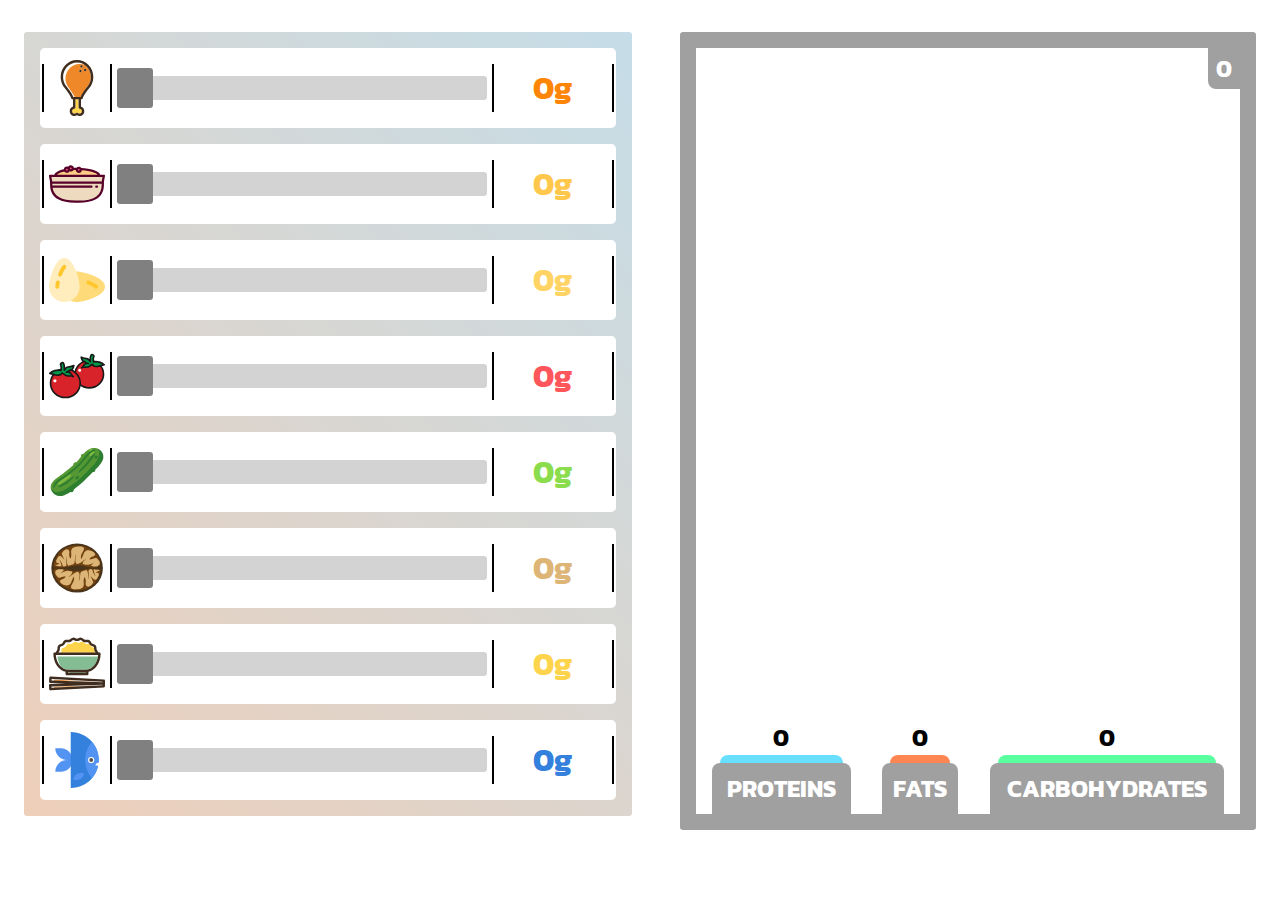
<file: calory/caloriesbalance.html>
<!DOCTYPE html>
<html lang="en">
<head>
    <meta charset="UTF-8">
    <meta http-equiv="X-UA-Compatible" content="IE=edge">
    <meta name="viewport" content="width=device-width, initial-scale=1.0">
    <title>Balance of Calories</title>
    <link href="https://fonts.googleapis.com/css2?family=Kanit:wght@300;700&display=swap" rel="stylesheet">
    <script src="https://ajax.googleapis.com/ajax/libs/jquery/3.6.0/jquery.min.js"></script>
    <link rel="stylesheet" href="main.css">
</head>
<body>
    <div class="main">
        <div class="cont" id="scrollers">
            <div class="area" data-type="chicken">
                <div class="pipe"></div>
                <div class="pic"><img src="./img/chicken.svg" alt="chicken"></div>
                <div class="pipe"></div>
                <div class="scrollbar">
                    <div class="leftBar" style="background-color: #ff8507;"></div>
                    <div class="center"></div>
                    <div class="rightBar"></div>
                </div>
                <div class="pipe"></div>
                <div class="val" style="color: #ff8507;">0g</div>
                <div class="pipe"></div>
            </div>
            <div class="area" data-type="buckwheet">
                <div class="pipe"></div>
                <div class="pic"><img src="./img/buckwheet.svg" alt="chicken"></div>
                <div class="pipe"></div>
                <div class="scrollbar">
                    <div class="leftBar" style="background-color: #ffc84c;"></div>
                    <div class="center"></div>
                    <div class="rightBar"></div>
                </div>
                <div class="pipe"></div>
                <div class="val" style="color: #ffc84c;">0g</div>
                <div class="pipe"></div>
            </div>
            <div class="area" data-type="eggs">
                <div class="pipe"></div>
                <div class="pic"><img src="./img/eggs.svg" alt="chicken"></div>
                <div class="pipe"></div>
                <div class="scrollbar">
                    <div class="leftBar" style="background-color: #ffd464;"></div>
                    <div class="center"></div>
                    <div class="rightBar"></div>
                </div>
                <div class="pipe"></div>
                <div class="val" style="color: #ffd464;">0g</div>
                <div class="pipe"></div>
            </div>
            <div class="area" data-type="tomatoes">
                <div class="pipe"></div>
                <div class="pic"><img src="./img/tomatoes.svg" alt="chicken"></div>
                <div class="pipe"></div>
                <div class="scrollbar">
                    <div class="leftBar" style="background-color: #ff565b;"></div>
                    <div class="center"></div>
                    <div class="rightBar"></div>
                </div>
                <div class="pipe"></div>
                <div class="val" style="color: #ff565b;">0g</div>
                <div class="pipe"></div>
            </div>
            <div class="area" data-type="cucumbers">
                <div class="pipe"></div>
                <div class="pic"><img src="./img/cucumber.svg" alt="chicken"></div>
                <div class="pipe"></div>
                <div class="scrollbar">
                    <div class="leftBar" style="background-color: #8bdd4d;"></div>
                    <div class="center"></div>
                    <div class="rightBar"></div>
                </div>
                <div class="pipe"></div>
                <div class="val" style="color: #8bdd4d;">0g</div>
                <div class="pipe"></div>
            </div>
            <div class="area" data-type="nuts">
                <div class="pipe"></div>
                <div class="pic"><img src="./img/nut.svg" alt="chicken"></div>
                <div class="pipe"></div>
                <div class="scrollbar">
                    <div class="leftBar" style="background-color: #ddb577;"></div>
                    <div class="center"></div>
                    <div class="rightBar"></div>
                </div>
                <div class="pipe"></div>
                <div class="val" style="color: #ddb577;">0g</div>
                <div class="pipe"></div>
            </div>
            <div class="area" data-type="rice">
                <div class="pipe"></div>
                <div class="pic"><img src="./img/rice.svg" alt="chicken"></div>
                <div class="pipe"></div>
                <div class="scrollbar">
                    <div class="leftBar" style="background-color: #fdd44b;"></div>
                    <div class="center"></div>
                    <div class="rightBar"></div>
                </div>
                <div class="pipe"></div>
                <div class="val" style="color: #fdd44b;">0g</div>
                <div class="pipe"></div>
            </div>
            <div class="area" data-type="fish">
                <div class="pipe"></div>
                <div class="pic"><img src="./img/fish.svg" alt="chicken"></div>
                <div class="pipe"></div>
                <div class="scrollbar">
                    <div class="leftBar" style="background-color: #3380dd;"></div>
                    <div class="center"></div>
                    <div class="rightBar"></div>
                </div>
                <div class="pipe"></div>
                <div class="val" style="color: #3380dd;">0g</div>
                <div class="pipe"></div>
            </div>
        </div>
        <div class="cont" id="recipe">
            <div class="pillars">
                <div class="pillar" data-type="proteins">
                    <div class="blank"></div>
                    <div class="num">0</div>
                    <div class="block" style="background-color: #68dfff;"></div>
                    <div class="title">proteins</div>
                </div>
                <div class="pillar" data-type="fats">
                    <div class="blank"></div>
                    <div class="num">0</div>
                    <div class="block" style="background-color: #ff8652;"></div>
                    <div class="title">fats</div>
                </div>
                <div class="pillar" data-type="carbohydrates">
                    <div class="blank"></div>
                    <div class="num">0</div>
                    <div class="block" style="background-color: #5affa0;"></div>
                    <div class="title">carbohydrates</div>
                </div>
            </div>
            <div class="sum">0</div>
        </div>
    </div>
    <script src="main.js"></script>
</body>
</html>
</file>
<file: agencyPage/main.css>
/*
* Prefixed by https://autoprefixer.github.io
* PostCSS: v7.0.29,
* Autoprefixer: v9.7.6
* Browsers: last 4 version
*/

*{
  font-family: "OpenSans";
  padding: 0;
  margin: 0;
}

.begining{
  width: 100%;
  display: -webkit-box;
  display: -ms-flexbox;
  display: flex;
  -webkit-box-orient: vertical;
  -webkit-box-direction: normal;
      -ms-flex-direction: column;
          flex-direction: column;
  background-color: #f6f2f2;
}

.begining>nav{
  width: 80%;
  background-color: #313030;
  margin-left: auto;
  margin-right: auto;
  content: none;
  display: -webkit-box;
  display: -ms-flexbox;
  display: flex;
  -webkit-box-orient: horizontal;
  -webkit-box-direction: normal;
      -ms-flex-direction: row;
          flex-direction: row;
  -webkit-box-pack: center;
      -ms-flex-pack: center;
          justify-content: center;
}

nav .float{
  margin: 0 0.4rem 0 0.4rem;
  color: #e0e0e0;
  padding: 2rem 0.5rem 2rem 0.5rem;
  font-weight: bold;
  font-size: 1rem;
  -webkit-transition: .3s ease-out;
  -o-transition: .3s ease-out;
  transition: .3s ease-out;
}
nav .float:hover {
  background: #ff3f40;
  cursor: pointer;
}
nav .float:active {
  color: #919191;
}

.hat {
  display: -webkit-box;
  display: -ms-flexbox;
  display: flex;
  -webkit-box-orient: horizontal;
  -webkit-box-direction: normal;
      -ms-flex-direction: row;
          flex-direction: row;
  -webkit-box-pack: justify;
      -ms-flex-pack: justify;
          justify-content: space-between;
  width: 80%;
  margin-left: auto;
  margin-right: auto;
  margin-top: 5rem;
  margin-bottom: 6rem;
}

.hat>.text {
  margin: 0 1rem 0 0;
  width: 60%;
}

.header {
  color: black;
  font-weight: bold;
  font-size: 4.5rem;
}

.desc {
  margin-top: 1rem;
  color: #494848;
  font-weight: normal;
  font-size: 1.2rem;
  width: 80%;
}

.button {
  margin-top: 3rem;
  display: inline-block;
  background-color: #ff2d2d;
  color: #ffffff;
  border-radius: 0.4rem 0.4rem;
  border: 0.2rem #ff2d2d solid;
  padding: 0.9rem 3.4rem 0.9rem 3.4rem;
  font-weight: bold;
  font-size: 1.2rem;
  cursor: pointer;
  -webkit-transition: .3s;
  -o-transition: .3s;
  transition: .3s;
}
.button:hover {
  background-color: rgba(0, 0, 0, 0);
  color: #ff2d2d;
}
.button:active {
  color: #919191;
  border: 0.2rem #919191 solid;
}

.hat .video {
  margin: 0 0 0 1rem;
  width: 40%;
}

.hat .video>#videojs {
  margin: 1.5rem 0 0 0;
  width: 100%;
  /* height: 23rem; */
  height: auto;
  -webkit-box-shadow: 1rem 1rem 5rem #91919186, -1rem -1rem 5rem #91919186;
          box-shadow: 1rem 1rem 5rem #91919186, -1rem -1rem 5rem #91919186;
}

main {
  display: -webkit-box;
  display: -ms-flexbox;
  display: flex;
  -webkit-box-orient: vertical;
  -webkit-box-direction: normal;
      -ms-flex-direction: column;
          flex-direction: column;
  margin-left: auto;
  margin-right: auto;
  width: 80%;
}

.agreement {
  display: -webkit-box;
  display: -ms-flexbox;
  display: flex;
  -webkit-box-orient: horizontal;
  -webkit-box-direction: normal;
      -ms-flex-direction: row;
          flex-direction: row;
  -webkit-box-pack: justify;
      -ms-flex-pack: justify;
          justify-content: space-between;
  margin-top: 6rem;
  margin-bottom: 6rem;
}

.agreement>.text {
  width: 40%;
  margin: 0 3rem 0 0;
}

.agreement .header {
  font-size: 3rem;
  color: #585858;
}

.agreement .text>.desc {
  color: black;
  width: 90%;
  margin: 2.5rem 0 0 0;
}

.advantages {
  display: -ms-grid;
  display: grid;
  width: 60%;
  -ms-grid-columns: 1fr 1fr;
  grid-template-columns: 1fr 1fr;
  -ms-grid-rows: 1fr 1fr;
  grid-template-rows: 1fr 1fr;
  margin: 0 0 0 3rem;
}

.advantages > *:nth-child(1) {
  -ms-grid-row: 1;
  -ms-grid-column: 1;
}

.advantages > *:nth-child(2) {
  -ms-grid-row: 1;
  -ms-grid-column: 2;
}

.advantages > *:nth-child(3) {
  -ms-grid-row: 2;
  -ms-grid-column: 1;
}

.advantages > *:nth-child(4) {
  -ms-grid-row: 2;
  -ms-grid-column: 2;
}

.advantages>div {
  margin: 1rem 0 2rem 0;
}

.advantages .incon { 
  height: 2rem;
  width: 2rem;
  margin-bottom: 2rem;
}

.advantages .header {
  color: #4c4c4c;
  font-size: 2rem;
}

.advantages .desc {
  color: #737373;
  margin: 1rem 0 0 0;
  width: 90%;
}

main>.line {
  width: 100%;
  height: 3px;
  background-color: #ececec;
  content: none;
}

.products {
  display: -webkit-box;
  display: -ms-flexbox;
  display: flex;
  -webkit-box-orient: vertical;
  -webkit-box-direction: normal;
      -ms-flex-direction: column;
          flex-direction: column;
  margin: 6rem 0 6rem 0;
}

.products>.header {
  font-size: 3rem;
  text-align: center;
}

.products>.desc {
  color: #4c4c4c;
  text-align: center;
  width: 40%;
  margin: 1rem auto 0 auto;
}

.products>.line {
  width: 10%;
  height: 3px;
  background-color: #ff2d2d;
  content: '';
  margin: 2rem auto 0 auto;
}

.products>.selector {
  display: -webkit-box;
  display: -ms-flexbox;
  display: flex;
  -webkit-box-orient: horizontal;
  -webkit-box-direction: normal;
      -ms-flex-direction: row;
          flex-direction: row;
  margin: 4rem auto 0 auto;
}

.products>.selector>div {
  margin: 0 1rem 0 1rem;
  font-weight: bold;
  font-size: 1.5rem;
  -webkit-transition: .3s;
  -o-transition: .3s;
  transition: .3s;
  cursor: pointer;
}

.products>.selector>div:hover {
  color: #ff2d2d;
}

.products>.exx {
  display: -ms-grid;
  display: grid;
  -ms-grid-columns: (1fr)[4];
  grid-template-columns: repeat(4, 1fr);
  -ms-grid-rows: 1fr 1fr;
  grid-template-rows: 1fr 1fr;
  margin: 3rem 0 0 0;
}

.products>.exx > *:nth-child(1) {
  -ms-grid-row: 1;
  -ms-grid-column: 1;
}

.products>.exx > *:nth-child(2) {
  -ms-grid-row: 1;
  -ms-grid-column: 2;
}

.products>.exx > *:nth-child(3) {
  -ms-grid-row: 1;
  -ms-grid-column: 3;
}

.products>.exx > *:nth-child(4) {
  -ms-grid-row: 1;
  -ms-grid-column: 4;
}

.products>.exx > *:nth-child(5) {
  -ms-grid-row: 2;
  -ms-grid-column: 1;
}

.products>.exx > *:nth-child(6) {
  -ms-grid-row: 2;
  -ms-grid-column: 2;
}

.products>.exx > *:nth-child(7) {
  -ms-grid-row: 2;
  -ms-grid-column: 3;
}

.products>.exx > *:nth-child(8) {
  -ms-grid-row: 2;
  -ms-grid-column: 4;
}

.products>.exx>div {
  margin: 1.5rem 1.5rem 0 0;
  -webkit-transition: .3s;
  -o-transition: .3s;
  transition: .3s;
  cursor: pointer;
}

.products>.exx img {
  width: 100%;
  height: auto;
}

.team {
  display: -webkit-box;
  display: -ms-flexbox;
  display: flex;
  -webkit-box-orient: vertical;
  -webkit-box-direction: normal;
      -ms-flex-direction: column;
          flex-direction: column;
  margin-bottom: 6rem;
}

.team>.header {
  color: #585858;
  font-size: 3rem;
}

.team>.desc {
  color: #4c4c4c;
  width: 35%;
  margin: 1.5rem 0 0 0;
}

.team>.line {
  background-color: #ff2d2d;
  width: 10%;
  height: 3px;
  margin: 2rem 0 0 0;
}

.teamimg {
  display: -ms-grid;
  display: grid;
  -ms-grid-columns: 30% 70%;
  grid-template-columns: 30% 70%;
  -ms-grid-rows: 50% 50%;
  grid-template-rows: 50% 50%;
          grid-template-areas: "lphoto text"
                       "lphoto members";
  margin: 4rem 0 0 0;
}

.teamimg>.lphoto {
  -ms-grid-row: 1;
  -ms-grid-row-span: 2;
  -ms-grid-column: 1;
  grid-area: lphoto;
  margin: 0 3rem 0 0;
}

.teamimg>.lphoto>img{
  width: 100%;
  height: auto;
}

.teamimg>.text>.header {
  font-size: 2rem;
}

.teamimg>.text>.desc {
  color: #737373;
  width: 75%;
  margin: 1.5rem 0 0 0;
}

.teamimg>.text>.refs {
  display: -webkit-box;
  display: -ms-flexbox;
  display: flex;
  -webkit-box-orient: horizontal;
  -webkit-box-direction: normal;
      -ms-flex-direction: row;
          flex-direction: row;
  margin: 2.5rem 0 0 0;
}

.teamimg>.text>.refs>div {
  font-weight: normal;
  color: #585858;
  -webkit-transition: .2s;
  -o-transition: .2s;
  transition: .2s;
  cursor: pointer;
  margin: 0 2rem 0 0;
}
.teamimg>.text>.refs>div:hover {
  color: #000;
}

.members {
  display: -ms-grid;
  display: grid;
  -ms-grid-columns: (1fr)[4];
  grid-template-columns: repeat(4, 1fr);
  -ms-grid-rows: 1fr;
  grid-template-rows: 1fr;
  margin: 4rem 0 0 0;
}

.members > *:nth-child(1) {
  -ms-grid-row: 1;
  -ms-grid-column: 1;
}

.members > *:nth-child(2) {
  -ms-grid-row: 1;
  -ms-grid-column: 2;
}

.members > *:nth-child(3) {
  -ms-grid-row: 1;
  -ms-grid-column: 3;
}

.members > *:nth-child(4) {
  -ms-grid-row: 1;
  -ms-grid-column: 4;
}

.members>div {
  margin: 0 1rem 0 0;
}

.members img {
  width: 100%;
  height: auto;
}

.teamimg .refs>.text {
  display: block;
  font-style: italic;
}

.teamimg .refs>.ico {
  display: none;
  font-style: normal;
  font-size: 1.7rem;
}

.teamimg>.text>.refs {
  margin: 2rem 0 0 0;
  font-size: 1.2rem;
}

.teamimg>.text {
  margin: 2rem 0 0 0;
}

.news {
  background-color: #f5f0dd;
  display: -webkit-box;
  display: -ms-flexbox;
  display: flex;
  -webkit-box-orient: vertical;
  -webkit-box-direction: normal;
      -ms-flex-direction: column;
          flex-direction: column;
  padding: 8rem 0 8rem 0;
  margin-top: 6rem;
}

.news>.header {
  font-size: 3rem;
  color: #fdfcf8;
  text-align: center;
}

.news>.desc {
  color: #fdfcf8;
  text-align: center;
  width: 40%;
  margin: 1rem auto 0 auto;
}

.news>.addr {
  width: 50%;
  margin: 3rem auto 0 auto;
  height: 5rem;
  display: -webkit-box;
  display: -ms-flexbox;
  display: flex;
  -webkit-box-orient: horizontal;
  -webkit-box-direction: normal;
      -ms-flex-direction: row;
          flex-direction: row;
  -webkit-box-pack: justify;
      -ms-flex-pack: justify;
          justify-content: space-between;
}

.news>.addr>.button {
  margin: 0;
  height: auto;
  padding: 1.5rem 3.4rem 1.5rem 3.4rem;
  text-align: center;
}

.news>.addr>.email {
  -webkit-box-flex: 1;
      -ms-flex-positive: 1;
          flex-grow: 1;
  margin: 0 1.5rem 0 0;
  border-radius: 0.3rem 0.3rem;
  border: none;
  font-size: 1.2rem;
  font-family: "OpenSans";
  padding: 1.5rem 0 1.5rem 2rem;
  color: #636363;
}

.contact {
  width: 92%;
  margin: 6rem 0 8rem auto;
  display: -webkit-box;
  display: -ms-flexbox;
  display: flex;
  -webkit-box-orient: vertical;
  -webkit-box-direction: normal;
      -ms-flex-direction: column;
          flex-direction: column;
}

.contact>.text>.header {
  font-size: 3rem;
}

.contact>.text>.desc {
  width: 50%;
  margin: 2.5rem 0 0 0;
  color: #4c4c4c;
}

.contact>.text>.line {
  width: 8%;
  height: 3px;
  background-color: #ff3b3b;
  margin: 3.5rem 0 0 0;
}

.block {
  width: 100%;
  display: -ms-grid;
  display: grid;
  -ms-grid-columns: 1fr 1fr;
  grid-template-columns: 1fr 1fr;
  -ms-grid-rows: 1fr;
  grid-template-rows: 1fr;
  margin: 5rem 0 0 0;
}

.block > *:nth-child(1) {
  -ms-grid-row: 1;
  -ms-grid-column: 1;
}

.block > *:nth-child(2) {
  -ms-grid-row: 1;
  -ms-grid-column: 2;
}

.block>.send {
  display: -webkit-box;
  display: -ms-flexbox;
  display: flex;
  -webkit-box-orient: vertical;
  -webkit-box-direction: normal;
      -ms-flex-direction: column;
          flex-direction: column;
}

.block>.send>div {
  display: -webkit-box;
  display: -ms-flexbox;
  display: flex;
  -webkit-box-pack: justify;
      -ms-flex-pack: justify;
          justify-content: space-between;
  -webkit-box-orient: horizontal;
  -webkit-box-direction: normal;
      -ms-flex-direction: row;
          flex-direction: row;
}

.input {
  border: none;
  font-family: "OpenSans";
  font-size: 1.2rem;
  background-color: #e5e5e5;
  border-radius: 0.7rem 0.7rem;
  padding: 1.5rem 2rem 1.5rem 3.5rem;
  height: auto;
  color: #676767;
}

#name {
  margin: 0 2rem 2rem 0;
  width: calc(50% - 5.3rem);  
}

#email {
  width: calc(50% - 5.3rem);
  margin: 0 0 2rem 2rem;
}

#message {
  width: calc(100% - 5.5rem);
  height: 10rem;
  margin: 1rem 0 0 0;
  resize: none;
}

.block .button {
  width: 100%;
  margin: 3rem 0 0 0;
  padding-bottom: 1.5rem;
  padding-top: 1.5rem;
}

.block>.info {
  width: 80%;
  margin: 0 0 0 auto;
  background-color: #2d2d2d;
}

.block>.info>div {
  margin: 8rem 0 0 5rem;
}

.block>.info .header {
  color: #d5d5d5;
  font-size: 1.8rem;
}

.block>.info>div>div:not(.header) {
  font-size: 1.2rem;
  color: #d5d5d5;
  width: 60%;
  margin: 1.5rem 0 0 0;
}

.end {
  background-color: #313030;
  padding-bottom: 1.7rem;
  padding-top: 2.5rem;
}

.end>div {
  width: 80%;
  margin: 0 auto 0 auto;
  display: -webkit-box;
  display: -ms-flexbox;
  display: flex;
  -webkit-box-orient: horizontal;
  -webkit-box-direction: normal;
      -ms-flex-direction: row;
          flex-direction: row;
  -webkit-box-pack: justify;
      -ms-flex-pack: justify;
          justify-content: space-between;
}

.end .copyrights {
  color: #b8b8b8;
  font-size: 1rem;
}

.end .links {
  display: -webkit-box;
  display: -ms-flexbox;
  display: flex;
  -webkit-box-orient: horizontal;
  -webkit-box-direction: normal;
      -ms-flex-direction: row;
          flex-direction: row;
}

.end .links>div {
  font-size: 1.3rem;
  border-radius: 50% 50%;
  background-color: #ebebeb;
  color: #313030;
  padding-top:0.4rem;
  height: 1.6rem;
  width: 2rem;
  text-align: center;
  margin: 0 0.6rem 0 0.6rem;
  -webkit-transition: .1s ease-in;
  -o-transition: .1s ease-in;
  transition: .1s ease-in;
  cursor: pointer;
}

.end .links>div:hover {
  background-color: #313030;
  color: #ebebeb;
}

.end .links>div:active {
  color: #313030;
}

.disloc {
  display: -ms-grid;
  display: grid;
  -ms-grid-columns: 60% 40%;
  grid-template-columns: 60% 40%;
  -ms-grid-rows: auto;
  grid-template-rows: auto;
  margin: 6rem 0 6rem 0;
}

.disloc > *:nth-child(1) {
  -ms-grid-row: 1;
  -ms-grid-column: 1;
}

.disloc > *:nth-child(2) {
  -ms-grid-row: 1;
  -ms-grid-column: 2;
}

.yamap {
  width: auto;
  height: 30rem;
}

.disloc>.text {
  margin: 0 0 0 2rem;
  width: auto;
}

.disloc .header {
  font-size: 3rem;
}

.disloc .desc {
  color: #4c4c4c;
  width: 50%;
}

.float-mobile {
  display: none;
  font: normal normal normal 14px/1 FontAwesome;
  font-size: 2rem;
  text-rendering: auto;
  -webkit-font-smoothing: antialiased;
  -moz-osx-font-smoothing: grayscale;
  padding: 1rem;
  -webkit-transition: .2s ease-in-out;
  -o-transition: .2s ease-in-out;
  transition: .2s ease-in-out;
  color: #e0e0e0;
  margin: 0 0.5rem 0 0.5rem;
  opacity: 1;
  cursor: pointer;
  text-align: center;
  width: 2rem;
}

.float-mobile:hover {
  color: #ff4040;
}

.float-mobile:active {
  opacity: 0;
}

.float-mobile>.desc {
  display: none;
  color: #e0e0e0;
  font-size: 1rem;
  font-weight: bold;
  text-align: center;
  margin-top: 0rem;
  width: 100%;
  height: 0rem;
  -webkit-transition: 0.3s ease-in-out;
  -o-transition: 0.3s ease-in-out;
  transition: 0.3s ease-in-out;
  overflow: hidden;
}

#arrow {
  position: fixed;
  display: block;
  height: 4rem;
  width: auto;
  font-size: 7rem;
  background-color: rgba(0, 0, 0, 0);
  color: #ff2d2d;
  bottom: 0rem;
  right: 0rem;
  text-align: center;
  margin: auto 7% 3rem auto;
  -webkit-transition: 0.2s;
  -o-transition: 0.2s;
  transition: 0.2s;
  cursor: pointer;
  opacity: 0;
}

#arrow:hover {
  -webkit-animation: greeting 0.2s;
          animation: greeting 0.2s;
}

@-webkit-keyframes show-arrow {
  from {
    opacity: 0;
    -webkit-transform: rotate(0deg);
            transform: rotate(0deg);
  }

  to {
    opacity: 1;
    -webkit-transform: rotate(360deg);
            transform: rotate(360deg);
  }
}

@keyframes show-arrow {
  from {
    opacity: 0;
    -webkit-transform: rotate(0deg);
            transform: rotate(0deg);
  }

  to {
    opacity: 1;
    -webkit-transform: rotate(360deg);
            transform: rotate(360deg);
  }
}

@-webkit-keyframes hide-arrow {
  from {
    opacity: 1;
    -webkit-transform: rotate(0deg);
            transform: rotate(0deg);
  }

  to {
    opacity: 0;
    -webkit-transform: rotate(-360deg);
            transform: rotate(-360deg);
  }
}

@keyframes hide-arrow {
  from {
    opacity: 1;
    -webkit-transform: rotate(0deg);
            transform: rotate(0deg);
  }

  to {
    opacity: 0;
    -webkit-transform: rotate(-360deg);
            transform: rotate(-360deg);
  }
}

@-webkit-keyframes greeting {
  from {
    -webkit-transform: rotate(0deg);
            transform: rotate(0deg);
  }

  25% {
    -webkit-transform: rotate(-5deg);
            transform: rotate(-5deg);
  }

  50% {
    -webkit-transform: rotate(0deg);
            transform: rotate(0deg);
  }

  75% {
    -webkit-transform: rotate(5deg);
            transform: rotate(5deg);
  }

  to {
    -webkit-transform: rotate(0deg);
            transform: rotate(0deg);
  }
}

@keyframes greeting {
  from {
    -webkit-transform: rotate(0deg);
            transform: rotate(0deg);
  }

  25% {
    -webkit-transform: rotate(-5deg);
            transform: rotate(-5deg);
  }

  50% {
    -webkit-transform: rotate(0deg);
            transform: rotate(0deg);
  }

  75% {
    -webkit-transform: rotate(5deg);
            transform: rotate(5deg);
  }

  to {
    -webkit-transform: rotate(0deg);
            transform: rotate(0deg);
  }
}

@font-face {
  font-family: "OpenSans";
  font-style: normal;
  font-weight: bold;
  src: url('./fonts/OpenSans/OpenSans-Bold.ttf');
}

@font-face {
  font-family: "OpenSans";
  font-weight: normal;
  font-style: normal;
  src: url('./fonts/OpenSans/OpenSans-Regular.ttf');
}

@font-face {
  font-family: 'OpenSans';
  font-weight: normal;
  font-style: italic;
  src: url('./fonts/OpenSans/OpenSans-Italic.ttf');
}

@media screen and ( max-width: 1600px ) {
  .contact {
    width: 80%;
    margin: 6rem auto 4rem auto;
  }

  .contact>.text>.line {
    width: 15%;
  }

  .block {
    -ms-grid-columns: 1fr;
    grid-template-columns: 1fr;
    -ms-grid-rows: 1fr 1fr;
    grid-template-rows: 1fr 1fr;
  }

  .block > *:nth-child(1) {
    -ms-grid-row: 1;
    -ms-grid-column: 1;
  }

  .block > *:nth-child(2) {
    -ms-grid-row: 2;
    -ms-grid-column: 1;
  }

  .block>.info {
    margin: 4rem auto 0 0;
    width: 100%;
  }
}

@media screen and ( max-width: 1500px ) {
  .hat {
    -webkit-box-orient: vertical;
    -webkit-box-direction: normal;
        -ms-flex-direction: column;
            flex-direction: column;
  }

  .hat .text {
    margin: 3rem 0 0 0;
    width: 100%;
  }

  .hat>.video {
    margin: 3rem 0 0 0;
    width: 100%;
  }

  .agreement {
    -webkit-box-orient: vertical;
    -webkit-box-direction: normal;
        -ms-flex-direction: column;
            flex-direction: column;
  }

  .agreement>.text {
    width: 100%;
    margin: 0 0 0 0;
  }

  .advantages {
    width: 100%;
    margin: 3rem 0 0 0;
  }

  .hat .video>#videojs {
    -webkit-box-shadow: 1rem 1rem 10rem #c2c2c2cc, -1rem -1rem 10rem #c2c2c286;
            box-shadow: 1rem 1rem 10rem #c2c2c2cc, -1rem -1rem 10rem #c2c2c286;
  }

  .products>.exx {
    -ms-grid-columns: 1fr 1fr;
    grid-template-columns: 1fr 1fr;
    -ms-grid-rows: (1fr)[4];
    grid-template-rows: repeat(4, 1fr);
  }

  .products>.exx > *:nth-child(1) {
    -ms-grid-row: 1;
    -ms-grid-column: 1;
  }

  .products>.exx > *:nth-child(2) {
    -ms-grid-row: 1;
    -ms-grid-column: 2;
  }

  .products>.exx > *:nth-child(3) {
    -ms-grid-row: 2;
    -ms-grid-column: 1;
  }

  .products>.exx > *:nth-child(4) {
    -ms-grid-row: 2;
    -ms-grid-column: 2;
  }

  .products>.exx > *:nth-child(5) {
    -ms-grid-row: 3;
    -ms-grid-column: 1;
  }

  .products>.exx > *:nth-child(6) {
    -ms-grid-row: 3;
    -ms-grid-column: 2;
  }

  .products>.exx > *:nth-child(7) {
    -ms-grid-row: 4;
    -ms-grid-column: 1;
  }

  .products>.exx > *:nth-child(8) {
    -ms-grid-row: 4;
    -ms-grid-column: 2;
  }

  .products>.desc {
    width: 80%;
  }

  .products>.line {
    width: 20%;
  }

  .disloc {
    display: -webkit-box;
    display: -ms-flexbox;
    display: flex;
    -webkit-box-orient: vertical;
    -webkit-box-direction: normal;
        -ms-flex-direction: column;
            flex-direction: column;
  }

  .disloc>.text {
    margin: 2rem 0 0 0;
  }
}

@media screen and ( max-width: 1200px ) {
  .products>.selector>div {
    margin: 0 0.5rem 0 0.5rem;
    font-size: 1rem;
  }

  .teamimg {
    -ms-grid-columns: 1fr;
    grid-template-columns: 1fr;
    -ms-grid-rows: auto auto auto;
    grid-template-rows: auto auto auto;
            grid-template-areas: "lphoto"
                         "text"
                         "members";
  }

  .teamimg>.lphoto {
    width: 30%;
  }

  .members {
    margin: 2.5rem 0 0 0;
  }

  .teamimg>.lphoto {
    -ms-grid-row: 1;
    -ms-grid-row-span: 1;
    -ms-grid-column: 1;
  }
}

@media screen and ( max-width: 1000px ) {
  .hat .header {
    font-size: 3rem;
  }

  .team>.desc {
    width: 90%;
  }

  .team>.line {
    width: 50%;
  }

  .teamimg {
    margin: 3rem 0 0 0;
  }

  .news>.header {
    font-size: 2rem;
  }

  .news>.addr {
    height: auto;
  }

  .news>.addr>.button {
    padding: 1rem 2.5rem 1rem 2.5rem;
  }

  .news>.addr>.email {
    font-size: 1rem;
    padding: 1rem 2rem 1rem 2rem;
  }

  .block>.send>div {
    -webkit-box-orient: vertical;
    -webkit-box-direction: normal;
        -ms-flex-direction: column;
            flex-direction: column;
  }

  #name {
    margin: 0 2rem 0rem 0;
    width: calc(100% - 5.5rem);
  }

  #email {
    width: calc(100% - 5.3rem);
    margin: 2rem 0 2rem 0;
  }

  #message {
    margin: 0 0 0 0;
  }

  .contact>.text>.desc {
    width: 80%;
  }

  .contact>.text>.line {
    width: 50%;
  }
}

@media screen and ( max-width: 800px ) {
  #arrow:hover {
    -webkit-animation: none;
            animation: none;
  }

  .begining .float {
    display: none;
  }

  .begining .float-mobile {
    display: -webkit-box;
    display: -ms-flexbox;
    display: flex;
    -webkit-box-orient: vertical;
    -webkit-box-direction: normal;
        -ms-flex-direction: column;
            flex-direction: column;
  }

  .float-mobile>.desc {
    display: block;
  } 

  .hat .desc {
    width: 100%;
  }

  .advantages {
    -ms-grid-rows: (1fr)[4];
    grid-template-rows: repeat(4, 1fr);
    -ms-grid-columns: 1fr;
    grid-template-columns: 1fr;
  }

  .advantages > *:nth-child(1) {
    -ms-grid-row: 1;
    -ms-grid-column: 1;
  }

  .advantages > *:nth-child(2) {
    -ms-grid-row: 2;
    -ms-grid-column: 1;
  }

  .advantages > *:nth-child(3) {
    -ms-grid-row: 3;
    -ms-grid-column: 1;
  }

  .advantages > *:nth-child(4) {
    -ms-grid-row: 4;
    -ms-grid-column: 1;
  }

  .agreement>.text>.header {
    font-size: 2rem;
  }

  .products>.exx {
    -ms-grid-columns: 1fr;
    grid-template-columns: 1fr;
    -ms-grid-rows: (1fr)[8];
    grid-template-rows: repeat(8, 1fr);
  }

  .products>.exx > *:nth-child(1) {
    -ms-grid-row: 1;
    -ms-grid-column: 1;
  }

  .products>.exx > *:nth-child(2) {
    -ms-grid-row: 2;
    -ms-grid-column: 1;
  }

  .products>.exx > *:nth-child(3) {
    -ms-grid-row: 3;
    -ms-grid-column: 1;
  }

  .products>.exx > *:nth-child(4) {
    -ms-grid-row: 4;
    -ms-grid-column: 1;
  }

  .products>.exx > *:nth-child(5) {
    -ms-grid-row: 5;
    -ms-grid-column: 1;
  }

  .products>.exx > *:nth-child(6) {
    -ms-grid-row: 6;
    -ms-grid-column: 1;
  }

  .products>.exx > *:nth-child(7) {
    -ms-grid-row: 7;
    -ms-grid-column: 1;
  }

  .products>.exx > *:nth-child(8) {
    -ms-grid-row: 8;
    -ms-grid-column: 1;
  }

  .products>.header {
    font-size: 2rem;
  }

  .products>.selector {
    -webkit-box-orient: vertical;
    -webkit-box-direction: normal;
        -ms-flex-direction: column;
            flex-direction: column;
    -webkit-box-pack: center;
        -ms-flex-pack: center;
            justify-content: center;
  }

  .products>.selector>div {
    margin: 1rem 0 0 0;
    font-size: 1.5rem;
    text-align: center;
  }

  .teamimg .refs>.text {
    display: none;
  }

  .teamimg .refs>.ico {
    display: block;
  }

  .team>.header {
    font-size: 2rem;
  }

  .news>.addr {
    -webkit-box-orient: vertical;
    -webkit-box-direction: normal;
        -ms-flex-direction: column;
            flex-direction: column;
    width: 80%;
  }

  .news>.desc {
    width: 80%;
  }

  .news>.addr>.button {
    width: calc(100% - 5.4rem);
  }

  .news>.addr>.email {
    width: calc(100% - 4rem);
    margin: 0 0 1rem 0;
  }

  .contact>.text>.header {
    font-size: 2rem;
  }

  .disloc .header {
    font-size: 2rem;
  }

  .disloc .desc {
    width: 100%;
  }
}

@media screen and ( max-width: 500px ) {
  .begining>nav {
    width: 100%;
  }
  
  .float-mobile {
    padding: 1rem 0.5rem 1rem 0.5rem;
    margin: 0 0.2rem 0 0.2rem;
  }
  
  .float-mobile>.desc {
    font-size: 0.8rem;
  }

  .hat .header {
    font-size: 2rem;
  }

  .products>.line {
    width: 30%;
  }

  .team>.line {
    width: 70%;
  }
  .teamimg>.lphoto{
    width: 70%;
  }

  .members {
    -ms-grid-rows: 1fr 1fr;
    grid-template-rows: 1fr 1fr;
    -ms-grid-columns: 1fr 1fr;
    grid-template-columns: 1fr 1fr;
  }

  .members > *:nth-child(1) {
    -ms-grid-row: 1;
    -ms-grid-column: 1;
  }

  .members > *:nth-child(2) {
    -ms-grid-row: 1;
    -ms-grid-column: 2;
  }

  .members > *:nth-child(3) {
    -ms-grid-row: 2;
    -ms-grid-column: 1;
  }

  .members > *:nth-child(4) {
    -ms-grid-row: 2;
    -ms-grid-column: 2;
  }

  .members>div {
    margin: 0 1rem 1rem 0;
  }

  .end .links {
    display: -ms-grid;
    display: grid;
    -ms-grid-columns: 1fr 1fr;
    grid-template-columns: 1fr 1fr;
    -ms-grid-rows: 1fr 1fr;
    grid-template-rows: 1fr 1fr;
  }

  .end .links > *:nth-child(1) {
    -ms-grid-row: 1;
    -ms-grid-column: 1;
  }

  .end .links > *:nth-child(2) {
    -ms-grid-row: 1;
    -ms-grid-column: 2;
  }

  .end .links > *:nth-child(3) {
    -ms-grid-row: 2;
    -ms-grid-column: 1;
  }

  .end .links > *:nth-child(4) {
    -ms-grid-row: 2;
    -ms-grid-column: 2;
  }

  .end .links>div {
    margin-bottom: 1rem;
  }

  .block>.info>div {
    margin: 8rem 0 0 3rem;
  }
}
</file>
<file: agencyPage/css/video-js.css>
@charset "UTF-8";
.vjs-modal-dialog .vjs-modal-dialog-content, .video-js .vjs-modal-dialog, .vjs-button > .vjs-icon-placeholder:before, .video-js .vjs-big-play-button .vjs-icon-placeholder:before {
  position: absolute;
  top: 0;
  left: 0;
  width: 100%;
  height: 100%;
}

.vjs-button > .vjs-icon-placeholder:before, .video-js .vjs-big-play-button .vjs-icon-placeholder:before {
  text-align: center;
}

@font-face {
  font-family: VideoJS;
  src: url([data-uri]) format("woff");
  font-weight: normal;
  font-style: normal;
}
.vjs-icon-play, .video-js .vjs-play-control .vjs-icon-placeholder, .video-js .vjs-big-play-button .vjs-icon-placeholder:before {
  font-family: VideoJS;
  font-weight: normal;
  font-style: normal;
}
.vjs-icon-play:before, .video-js .vjs-play-control .vjs-icon-placeholder:before, .video-js .vjs-big-play-button .vjs-icon-placeholder:before {
  content: "\f101";
}

.vjs-icon-play-circle {
  font-family: VideoJS;
  font-weight: normal;
  font-style: normal;
}
.vjs-icon-play-circle:before {
  content: "\f102";
}

.vjs-icon-pause, .video-js .vjs-play-control.vjs-playing .vjs-icon-placeholder {
  font-family: VideoJS;
  font-weight: normal;
  font-style: normal;
}
.vjs-icon-pause:before, .video-js .vjs-play-control.vjs-playing .vjs-icon-placeholder:before {
  content: "\f103";
}

.vjs-icon-volume-mute, .video-js .vjs-mute-control.vjs-vol-0 .vjs-icon-placeholder {
  font-family: VideoJS;
  font-weight: normal;
  font-style: normal;
}
.vjs-icon-volume-mute:before, .video-js .vjs-mute-control.vjs-vol-0 .vjs-icon-placeholder:before {
  content: "\f104";
}

.vjs-icon-volume-low, .video-js .vjs-mute-control.vjs-vol-1 .vjs-icon-placeholder {
  font-family: VideoJS;
  font-weight: normal;
  font-style: normal;
}
.vjs-icon-volume-low:before, .video-js .vjs-mute-control.vjs-vol-1 .vjs-icon-placeholder:before {
  content: "\f105";
}

.vjs-icon-volume-mid, .video-js .vjs-mute-control.vjs-vol-2 .vjs-icon-placeholder {
  font-family: VideoJS;
  font-weight: normal;
  font-style: normal;
}
.vjs-icon-volume-mid:before, .video-js .vjs-mute-control.vjs-vol-2 .vjs-icon-placeholder:before {
  content: "\f106";
}

.vjs-icon-volume-high, .video-js .vjs-mute-control .vjs-icon-placeholder {
  font-family: VideoJS;
  font-weight: normal;
  font-style: normal;
}
.vjs-icon-volume-high:before, .video-js .vjs-mute-control .vjs-icon-placeholder:before {
  content: "\f107";
}

.vjs-icon-fullscreen-enter, .video-js .vjs-fullscreen-control .vjs-icon-placeholder {
  font-family: VideoJS;
  font-weight: normal;
  font-style: normal;
}
.vjs-icon-fullscreen-enter:before, .video-js .vjs-fullscreen-control .vjs-icon-placeholder:before {
  content: "\f108";
}

.vjs-icon-fullscreen-exit, .video-js.vjs-fullscreen .vjs-fullscreen-control .vjs-icon-placeholder {
  font-family: VideoJS;
  font-weight: normal;
  font-style: normal;
}
.vjs-icon-fullscreen-exit:before, .video-js.vjs-fullscreen .vjs-fullscreen-control .vjs-icon-placeholder:before {
  content: "\f109";
}

.vjs-icon-square {
  font-family: VideoJS;
  font-weight: normal;
  font-style: normal;
}
.vjs-icon-square:before {
  content: "\f10a";
}

.vjs-icon-spinner {
  font-family: VideoJS;
  font-weight: normal;
  font-style: normal;
}
.vjs-icon-spinner:before {
  content: "\f10b";
}

.vjs-icon-subtitles, .video-js .vjs-subs-caps-button .vjs-icon-placeholder,
.video-js.video-js:lang(en-GB) .vjs-subs-caps-button .vjs-icon-placeholder,
.video-js.video-js:lang(en-IE) .vjs-subs-caps-button .vjs-icon-placeholder,
.video-js.video-js:lang(en-AU) .vjs-subs-caps-button .vjs-icon-placeholder,
.video-js.video-js:lang(en-NZ) .vjs-subs-caps-button .vjs-icon-placeholder, .video-js .vjs-subtitles-button .vjs-icon-placeholder {
  font-family: VideoJS;
  font-weight: normal;
  font-style: normal;
}
.vjs-icon-subtitles:before, .video-js .vjs-subs-caps-button .vjs-icon-placeholder:before,
.video-js.video-js:lang(en-GB) .vjs-subs-caps-button .vjs-icon-placeholder:before,
.video-js.video-js:lang(en-IE) .vjs-subs-caps-button .vjs-icon-placeholder:before,
.video-js.video-js:lang(en-AU) .vjs-subs-caps-button .vjs-icon-placeholder:before,
.video-js.video-js:lang(en-NZ) .vjs-subs-caps-button .vjs-icon-placeholder:before, .video-js .vjs-subtitles-button .vjs-icon-placeholder:before {
  content: "\f10c";
}

.vjs-icon-captions, .video-js:lang(en) .vjs-subs-caps-button .vjs-icon-placeholder,
.video-js:lang(fr-CA) .vjs-subs-caps-button .vjs-icon-placeholder, .video-js .vjs-captions-button .vjs-icon-placeholder {
  font-family: VideoJS;
  font-weight: normal;
  font-style: normal;
}
.vjs-icon-captions:before, .video-js:lang(en) .vjs-subs-caps-button .vjs-icon-placeholder:before,
.video-js:lang(fr-CA) .vjs-subs-caps-button .vjs-icon-placeholder:before, .video-js .vjs-captions-button .vjs-icon-placeholder:before {
  content: "\f10d";
}

.vjs-icon-chapters, .video-js .vjs-chapters-button .vjs-icon-placeholder {
  font-family: VideoJS;
  font-weight: normal;
  font-style: normal;
}
.vjs-icon-chapters:before, .video-js .vjs-chapters-button .vjs-icon-placeholder:before {
  content: "\f10e";
}

.vjs-icon-share {
  font-family: VideoJS;
  font-weight: normal;
  font-style: normal;
}
.vjs-icon-share:before {
  content: "\f10f";
}

.vjs-icon-cog {
  font-family: VideoJS;
  font-weight: normal;
  font-style: normal;
}
.vjs-icon-cog:before {
  content: "\f110";
}

.vjs-icon-circle, .vjs-seek-to-live-control .vjs-icon-placeholder, .video-js .vjs-volume-level, .video-js .vjs-play-progress {
  font-family: VideoJS;
  font-weight: normal;
  font-style: normal;
}
.vjs-icon-circle:before, .vjs-seek-to-live-control .vjs-icon-placeholder:before, .video-js .vjs-volume-level:before, .video-js .vjs-play-progress:before {
  content: "\f111";
}

.vjs-icon-circle-outline {
  font-family: VideoJS;
  font-weight: normal;
  font-style: normal;
}
.vjs-icon-circle-outline:before {
  content: "\f112";
}

.vjs-icon-circle-inner-circle {
  font-family: VideoJS;
  font-weight: normal;
  font-style: normal;
}
.vjs-icon-circle-inner-circle:before {
  content: "\f113";
}

.vjs-icon-hd {
  font-family: VideoJS;
  font-weight: normal;
  font-style: normal;
}
.vjs-icon-hd:before {
  content: "\f114";
}

.vjs-icon-cancel, .video-js .vjs-control.vjs-close-button .vjs-icon-placeholder {
  font-family: VideoJS;
  font-weight: normal;
  font-style: normal;
}
.vjs-icon-cancel:before, .video-js .vjs-control.vjs-close-button .vjs-icon-placeholder:before {
  content: "\f115";
}

.vjs-icon-replay, .video-js .vjs-play-control.vjs-ended .vjs-icon-placeholder {
  font-family: VideoJS;
  font-weight: normal;
  font-style: normal;
}
.vjs-icon-replay:before, .video-js .vjs-play-control.vjs-ended .vjs-icon-placeholder:before {
  content: "\f116";
}

.vjs-icon-facebook {
  font-family: VideoJS;
  font-weight: normal;
  font-style: normal;
}
.vjs-icon-facebook:before {
  content: "\f117";
}

.vjs-icon-gplus {
  font-family: VideoJS;
  font-weight: normal;
  font-style: normal;
}
.vjs-icon-gplus:before {
  content: "\f118";
}

.vjs-icon-linkedin {
  font-family: VideoJS;
  font-weight: normal;
  font-style: normal;
}
.vjs-icon-linkedin:before {
  content: "\f119";
}

.vjs-icon-twitter {
  font-family: VideoJS;
  font-weight: normal;
  font-style: normal;
}
.vjs-icon-twitter:before {
  content: "\f11a";
}

.vjs-icon-tumblr {
  font-family: VideoJS;
  font-weight: normal;
  font-style: normal;
}
.vjs-icon-tumblr:before {
  content: "\f11b";
}

.vjs-icon-pinterest {
  font-family: VideoJS;
  font-weight: normal;
  font-style: normal;
}
.vjs-icon-pinterest:before {
  content: "\f11c";
}

.vjs-icon-audio-description, .video-js .vjs-descriptions-button .vjs-icon-placeholder {
  font-family: VideoJS;
  font-weight: normal;
  font-style: normal;
}
.vjs-icon-audio-description:before, .video-js .vjs-descriptions-button .vjs-icon-placeholder:before {
  content: "\f11d";
}

.vjs-icon-audio, .video-js .vjs-audio-button .vjs-icon-placeholder {
  font-family: VideoJS;
  font-weight: normal;
  font-style: normal;
}
.vjs-icon-audio:before, .video-js .vjs-audio-button .vjs-icon-placeholder:before {
  content: "\f11e";
}

.vjs-icon-next-item {
  font-family: VideoJS;
  font-weight: normal;
  font-style: normal;
}
.vjs-icon-next-item:before {
  content: "\f11f";
}

.vjs-icon-previous-item {
  font-family: VideoJS;
  font-weight: normal;
  font-style: normal;
}
.vjs-icon-previous-item:before {
  content: "\f120";
}

.vjs-icon-picture-in-picture-enter, .video-js .vjs-picture-in-picture-control .vjs-icon-placeholder {
  font-family: VideoJS;
  font-weight: normal;
  font-style: normal;
}
.vjs-icon-picture-in-picture-enter:before, .video-js .vjs-picture-in-picture-control .vjs-icon-placeholder:before {
  content: "\f121";
}

.vjs-icon-picture-in-picture-exit, .video-js.vjs-picture-in-picture .vjs-picture-in-picture-control .vjs-icon-placeholder {
  font-family: VideoJS;
  font-weight: normal;
  font-style: normal;
}
.vjs-icon-picture-in-picture-exit:before, .video-js.vjs-picture-in-picture .vjs-picture-in-picture-control .vjs-icon-placeholder:before {
  content: "\f122";
}

.video-js {
  display: block;
  vertical-align: top;
  box-sizing: border-box;
  color: #fff;
  background-color: #000;
  position: relative;
  padding: 0;
  font-size: 10px;
  line-height: 1;
  font-weight: normal;
  font-style: normal;
  font-family: Arial, Helvetica, sans-serif;
  word-break: initial;
}
.video-js:-moz-full-screen {
  position: absolute;
}
.video-js:-webkit-full-screen {
  width: 100% !important;
  height: 100% !important;
}

.video-js[tabindex="-1"] {
  outline: none;
}

.video-js *,
.video-js *:before,
.video-js *:after {
  box-sizing: inherit;
}

.video-js ul {
  font-family: inherit;
  font-size: inherit;
  line-height: inherit;
  list-style-position: outside;
  margin-left: 0;
  margin-right: 0;
  margin-top: 0;
  margin-bottom: 0;
}

.video-js.vjs-fluid,
.video-js.vjs-16-9,
.video-js.vjs-4-3 {
  width: 100%;
  max-width: 100%;
  height: 0;
}

.video-js.vjs-16-9 {
  padding-top: 56.25%;
}

.video-js.vjs-4-3 {
  padding-top: 75%;
}

.video-js.vjs-fill {
  width: 100%;
  height: 100%;
}

.video-js .vjs-tech {
  position: absolute;
  top: 0;
  left: 0;
  width: 100%;
  height: 100%;
}

body.vjs-full-window {
  padding: 0;
  margin: 0;
  height: 100%;
}

.vjs-full-window .video-js.vjs-fullscreen {
  position: fixed;
  overflow: hidden;
  z-index: 1000;
  left: 0;
  top: 0;
  bottom: 0;
  right: 0;
}

.video-js.vjs-fullscreen:not(.vjs-ios-native-fs) {
  width: 100% !important;
  height: 100% !important;
  padding-top: 0 !important;
}

.video-js.vjs-fullscreen.vjs-user-inactive {
  cursor: none;
}

.vjs-hidden {
  display: none !important;
}

.vjs-disabled {
  opacity: 0.5;
  cursor: default;
}

.video-js .vjs-offscreen {
  height: 1px;
  left: -9999px;
  position: absolute;
  top: 0;
  width: 1px;
}

.vjs-lock-showing {
  display: block !important;
  opacity: 1;
  visibility: visible;
}

.vjs-no-js {
  padding: 20px;
  color: #fff;
  background-color: #000;
  font-size: 18px;
  font-family: Arial, Helvetica, sans-serif;
  text-align: center;
  width: 300px;
  height: 150px;
  margin: 0px auto;
}

.vjs-no-js a,
.vjs-no-js a:visited {
  color: #66A8CC;
}

.video-js .vjs-big-play-button {
  font-size: 4.5em;
  line-height: 1.6em;
  height: 2em;
  width: 2em;
  display: block;
  position: absolute;
  top: 2px;
  left: 2px;
  padding: 0;
  cursor: pointer;
  opacity: 1;
  border: 0.2em solid #f3f2ef;
  border-radius: 50%;
  transition: 0.2s;
}

.video-js .vjs-big-play-button:hover {
  border: 0.2em solid#d6d6d6;
}
.video-js .vjs-big-play-button:hover .vjs-icon-placeholder::before {
  color: #d6d6d6;
}
.vjs-big-play-centered .vjs-big-play-button {
  top: 50%;
  left: 50%;
  margin-top: -0.81666em;
  margin-left: -1.5em;
}

.video-js .vjs-big-play-button .vjs-icon-placeholder::before {
  font-size: 5rem;
  position: relative;
  left: -0.1rem;
  top: 0;
  color: #f3f2ef;
  transition:0.2s;
}

/* .video-js:hover .vjs-big-play-button,
.video-js .vjs-big-play-button:focus {
  border-color: #cac5c5;
  background-color: rgba(115, 133, 159, 0.5);
  transition: all 0s;
} */

.vjs-controls-disabled .vjs-big-play-button,
.vjs-has-started .vjs-big-play-button,
.vjs-using-native-controls .vjs-big-play-button,
.vjs-error .vjs-big-play-button {
  display: none;
}

.vjs-has-started.vjs-paused.vjs-show-big-play-button-on-pause .vjs-big-play-button {
  display: block;
}

.video-js button {
  background: none;
  border: none;
  color: inherit;
  display: inline-block;
  font-size: inherit;
  line-height: inherit;
  text-transform: none;
  text-decoration: none;
  transition: none;
  -webkit-appearance: none;
  -moz-appearance: none;
  appearance: none;
}

.vjs-control .vjs-button {
  width: 100%;
  height: 100%;
}

.video-js .vjs-control.vjs-close-button {
  cursor: pointer;
  height: 3em;
  position: absolute;
  right: 0;
  top: 0.5em;
  z-index: 2;
}
.video-js .vjs-modal-dialog {
  background: rgba(0, 0, 0, 0.8);
  background: linear-gradient(180deg, rgba(0, 0, 0, 0.8), rgba(255, 255, 255, 0));
  overflow: auto;
}

.video-js .vjs-modal-dialog > * {
  box-sizing: border-box;
}

.vjs-modal-dialog .vjs-modal-dialog-content {
  font-size: 1.2em;
  line-height: 1.5;
  padding: 20px 24px;
  z-index: 1;
}

.vjs-menu-button {
  cursor: pointer;
}

.vjs-menu-button.vjs-disabled {
  cursor: default;
}

.vjs-workinghover .vjs-menu-button.vjs-disabled:hover .vjs-menu {
  display: none;
}

.vjs-menu .vjs-menu-content {
  display: block;
  padding: 0;
  margin: 0;
  font-family: Arial, Helvetica, sans-serif;
  overflow: auto;
}

.vjs-menu .vjs-menu-content > * {
  box-sizing: border-box;
}

.vjs-scrubbing .vjs-control.vjs-menu-button:hover .vjs-menu {
  display: none;
}

.vjs-menu li {
  list-style: none;
  margin: 0;
  padding: 0.2em 0;
  line-height: 1.4em;
  font-size: 1.2em;
  text-align: center;
  text-transform: lowercase;
  transition: 0.2s;
}

.vjs-menu li.vjs-menu-item:focus,
.vjs-menu li.vjs-menu-item:hover,
.js-focus-visible .vjs-menu li.vjs-menu-item:hover {
  /* background-color: #73859f; */
  /* background-color: rgba(115, 133, 159, 0.5); */
  background-color: #ff2d2d;
}

.vjs-menu li.vjs-selected,
.vjs-menu li.vjs-selected:focus,
.vjs-menu li.vjs-selected:hover,
.js-focus-visible .vjs-menu li.vjs-selected:hover {
  background-color: #e0e0e0;
  color: #ff2d2d;
}

.vjs-menu li.vjs-menu-title {
  text-align: center;
  text-transform: uppercase;
  font-size: 1em;
  line-height: 2em;
  padding: 0;
  margin: 0 0 0.3em 0;
  font-weight: bold;
  cursor: default;
}

.vjs-menu-button-popup .vjs-menu {
  display: none;
  position: absolute;
  bottom: 0;
  width: 10em;
  left: -3em;
  height: 0em;
  margin-bottom: 1.5em;
  border-top-color: rgba(43, 51, 63, 0.7);
}

.vjs-menu-button-popup .vjs-menu .vjs-menu-content {
  /* background-color: #2B333F; */
  /* background-color: rgba(43, 51, 63, 0.7); */
  background-color: #c9c7c7;
  position: absolute;
  width: 100%;
  bottom: 1.5em;
  max-height: 15em;
}

.vjs-layout-tiny .vjs-menu-button-popup .vjs-menu .vjs-menu-content,
.vjs-layout-x-small .vjs-menu-button-popup .vjs-menu .vjs-menu-content {
  max-height: 5em;
}

.vjs-layout-small .vjs-menu-button-popup .vjs-menu .vjs-menu-content {
  max-height: 10em;
}

.vjs-layout-medium .vjs-menu-button-popup .vjs-menu .vjs-menu-content {
  max-height: 14em;
}

.vjs-layout-large .vjs-menu-button-popup .vjs-menu .vjs-menu-content,
.vjs-layout-x-large .vjs-menu-button-popup .vjs-menu .vjs-menu-content,
.vjs-layout-huge .vjs-menu-button-popup .vjs-menu .vjs-menu-content {
  max-height: 25em;
}

.vjs-workinghover .vjs-menu-button-popup.vjs-hover .vjs-menu,
.vjs-menu-button-popup .vjs-menu.vjs-lock-showing {
  display: block;
}

.video-js .vjs-menu-button-inline {
  transition: all 0.4s;
  overflow: hidden;
}

.video-js .vjs-menu-button-inline:before {
  width: 2.222222222em;
}

.video-js .vjs-menu-button-inline:hover,
.video-js .vjs-menu-button-inline:focus,
.video-js .vjs-menu-button-inline.vjs-slider-active,
.video-js.vjs-no-flex .vjs-menu-button-inline {
  width: 12em;
}

.vjs-menu-button-inline .vjs-menu {
  opacity: 0;
  height: 100%;
  width: auto;
  position: absolute;
  left: 4em;
  top: 0;
  padding: 0;
  margin: 0;
  transition: all 0.4s;
}

.vjs-menu-button-inline:hover .vjs-menu,
.vjs-menu-button-inline:focus .vjs-menu,
.vjs-menu-button-inline.vjs-slider-active .vjs-menu {
  display: block;
  opacity: 1;
}

.vjs-no-flex .vjs-menu-button-inline .vjs-menu {
  display: block;
  opacity: 1;
  position: relative;
  width: auto;
}

.vjs-no-flex .vjs-menu-button-inline:hover .vjs-menu,
.vjs-no-flex .vjs-menu-button-inline:focus .vjs-menu,
.vjs-no-flex .vjs-menu-button-inline.vjs-slider-active .vjs-menu {
  width: auto;
}

.vjs-menu-button-inline .vjs-menu-content {
  width: auto;
  height: 100%;
  margin: 0;
  overflow: hidden;
}

.video-js .vjs-control-bar {
  display: none;
  width: 100%;
  position: absolute;
  bottom: 0;
  left: 0;
  right: 0;
  height: 3em;
  /* background-color: #2B333F; */
  background-color: #313030;
}

.vjs-has-started .vjs-control-bar {
  display: flex;
  visibility: visible;
  opacity: 1;
  transition: visibility 0.1s, opacity 0.1s;
}

.vjs-has-started.vjs-user-inactive.vjs-playing .vjs-control-bar {
  visibility: visible;
  opacity: 0;
  transition: visibility 1s, opacity 1s;
}

.vjs-controls-disabled .vjs-control-bar,
.vjs-using-native-controls .vjs-control-bar,
.vjs-error .vjs-control-bar {
  display: none !important;
}

.vjs-audio.vjs-has-started.vjs-user-inactive.vjs-playing .vjs-control-bar {
  opacity: 1;
  visibility: visible;
}

.vjs-has-started.vjs-no-flex .vjs-control-bar {
  display: table;
}

.video-js .vjs-control {
  position: relative;
  text-align: center;
  margin: 0;
  padding: 0;
  height: 100%;
  width: 4em;
  flex: none;
}

.vjs-button > .vjs-icon-placeholder:before {
  font-size: 1.8em;
  line-height: 1.67;
}

.video-js .vjs-control:focus:before,
.video-js .vjs-control:hover:before,
.video-js .vjs-control:focus {
  text-shadow: 0em 0em 1em white;
}

.video-js .vjs-control-text {
  border: 0;
  clip: rect(0 0 0 0);
  height: 1px;
  overflow: hidden;
  padding: 0;
  position: absolute;
  width: 1px;
}

.vjs-no-flex .vjs-control {
  display: table-cell;
  vertical-align: middle;
}

.video-js .vjs-custom-control-spacer {
  display: none;
}

.video-js .vjs-progress-control {
  cursor: pointer;
  flex: auto;
  display: flex;
  align-items: center;
  min-width: 4em;
  touch-action: none;
}

.video-js .vjs-progress-control.disabled {
  cursor: default;
}

.vjs-live .vjs-progress-control {
  display: none;
}

.vjs-liveui .vjs-progress-control {
  display: flex;
  align-items: center;
}

.vjs-no-flex .vjs-progress-control {
  width: auto;
}

.video-js .vjs-progress-holder {
  flex: auto;
  transition: all 0.2s;
  height: 0.3em;
}

.video-js .vjs-progress-control .vjs-progress-holder {
  margin: 0 10px;
}

.video-js .vjs-progress-control:hover .vjs-progress-holder {
  font-size: 1.6666666667em;
}

.video-js .vjs-progress-control:hover .vjs-progress-holder.disabled {
  font-size: 1em;
}

.video-js .vjs-progress-holder .vjs-play-progress,
.video-js .vjs-progress-holder .vjs-load-progress,
.video-js .vjs-progress-holder .vjs-load-progress div {
  position: absolute;
  display: block;
  height: 100%;
  margin: 0;
  padding: 0;
  width: 0;
}

.video-js .vjs-play-progress {
  background-color: #ff2d2d;
}
.video-js .vjs-play-progress:before {
  font-size: 0.9em;
  position: absolute;
  right: -0.5em;
  top: -0.3333333333em;
  z-index: 1;
}

.video-js .vjs-load-progress {
  background: #c9c7c7;
}

.video-js .vjs-load-progress div {
  background: #c9c7c7;
}

.video-js .vjs-time-tooltip {
  background-color: #fff;
  background-color: rgba(255, 255, 255, 0.8);
  border-radius: 0.3em;
  color: #000;
  float: right;
  font-family: Arial, Helvetica, sans-serif;
  font-size: 1em;
  padding: 6px 8px 8px 8px;
  pointer-events: none;
  position: absolute;
  top: -3.4em;
  visibility: hidden;
  z-index: 1;
}

.video-js .vjs-progress-holder:focus .vjs-time-tooltip {
  display: none;
}

.video-js .vjs-progress-control:hover .vjs-time-tooltip,
.video-js .vjs-progress-control:hover .vjs-progress-holder:focus .vjs-time-tooltip {
  display: block;
  font-size: 0.6em;
  visibility: visible;
}

.video-js .vjs-progress-control.disabled:hover .vjs-time-tooltip {
  font-size: 1em;
}

.video-js .vjs-progress-control .vjs-mouse-display {
  display: none;
  position: absolute;
  width: 1px;
  height: 100%;
  background-color: #000;
  z-index: 1;
}

.vjs-no-flex .vjs-progress-control .vjs-mouse-display {
  z-index: 0;
}

.video-js .vjs-progress-control:hover .vjs-mouse-display {
  display: block;
}

.video-js.vjs-user-inactive .vjs-progress-control .vjs-mouse-display {
  visibility: hidden;
  opacity: 0;
  transition: visibility 1s, opacity 1s;
}

.video-js.vjs-user-inactive.vjs-no-flex .vjs-progress-control .vjs-mouse-display {
  display: none;
}

.vjs-mouse-display .vjs-time-tooltip {
  color: #fff;
  background-color: #000;
  background-color: rgba(0, 0, 0, 0.8);
}

.video-js .vjs-slider {
  position: relative;
  cursor: pointer;
  padding: 0;
  margin: 0 0.45em 0 0.45em;
  /* iOS Safari */
  -webkit-touch-callout: none;
  /* Safari */
  -webkit-user-select: none;
  /* Konqueror HTML */
  /* Firefox */
  -moz-user-select: none;
  /* Internet Explorer/Edge */
  -ms-user-select: none;
  /* Non-prefixed version, currently supported by Chrome and Opera */
  user-select: none;
  /* background-color: #73859f;
  background-color: rgba(115, 133, 159, 0.5); */
  background-color: #c9c7c7;
}

.video-js .vjs-slider.disabled {
  cursor: default;
}

.video-js .vjs-slider:focus {
  text-shadow: 0em 0em 1em white;
  box-shadow: 0 0 1em #fff;
}

.video-js .vjs-mute-control {
  cursor: pointer;
  flex: none;
}
.video-js .vjs-volume-control {
  cursor: pointer;
  margin-right: 1em;
  display: flex;
}

.video-js .vjs-volume-control.vjs-volume-horizontal {
  width: 5em;
}

.video-js .vjs-volume-panel .vjs-volume-control {
  visibility: visible;
  opacity: 0;
  width: 1px;
  height: 1px;
  margin-left: -1px;
}

.video-js .vjs-volume-panel {
  transition: width 1s;
}
.video-js .vjs-volume-panel.vjs-hover .vjs-volume-control, .video-js .vjs-volume-panel:active .vjs-volume-control, .video-js .vjs-volume-panel:focus .vjs-volume-control, .video-js .vjs-volume-panel .vjs-volume-control:active, .video-js .vjs-volume-panel.vjs-hover .vjs-mute-control ~ .vjs-volume-control, .video-js .vjs-volume-panel .vjs-volume-control.vjs-slider-active {
  visibility: visible;
  opacity: 1;
  position: relative;
  transition: visibility 0.1s, opacity 0.1s, height 0.1s, width 0.1s, left 0s, top 0s;
}
.video-js .vjs-volume-panel.vjs-hover .vjs-volume-control.vjs-volume-horizontal, .video-js .vjs-volume-panel:active .vjs-volume-control.vjs-volume-horizontal, .video-js .vjs-volume-panel:focus .vjs-volume-control.vjs-volume-horizontal, .video-js .vjs-volume-panel .vjs-volume-control:active.vjs-volume-horizontal, .video-js .vjs-volume-panel.vjs-hover .vjs-mute-control ~ .vjs-volume-control.vjs-volume-horizontal, .video-js .vjs-volume-panel .vjs-volume-control.vjs-slider-active.vjs-volume-horizontal {
  width: 5em;
  height: 3em;
  margin-right: 0;
}
.video-js .vjs-volume-panel.vjs-hover .vjs-volume-control.vjs-volume-vertical, .video-js .vjs-volume-panel:active .vjs-volume-control.vjs-volume-vertical, .video-js .vjs-volume-panel:focus .vjs-volume-control.vjs-volume-vertical, .video-js .vjs-volume-panel .vjs-volume-control:active.vjs-volume-vertical, .video-js .vjs-volume-panel.vjs-hover .vjs-mute-control ~ .vjs-volume-control.vjs-volume-vertical, .video-js .vjs-volume-panel .vjs-volume-control.vjs-slider-active.vjs-volume-vertical {
  left: -3.5em;
  transition: left 0s;
}
.video-js .vjs-volume-panel.vjs-volume-panel-horizontal.vjs-hover, .video-js .vjs-volume-panel.vjs-volume-panel-horizontal:active, .video-js .vjs-volume-panel.vjs-volume-panel-horizontal.vjs-slider-active {
  width: 10em;
  transition: width 0.1s;
}
.video-js .vjs-volume-panel.vjs-volume-panel-horizontal.vjs-mute-toggle-only {
  width: 4em;
}

.video-js .vjs-volume-panel .vjs-volume-control.vjs-volume-vertical {
  height: 8em;
  width: 3em;
  left: -3000em;
  transition: visibility 1s, opacity 1s, height 1s 1s, width 1s 1s, left 1s 1s, top 1s 1s;
}

.video-js .vjs-volume-panel .vjs-volume-control.vjs-volume-horizontal {
  transition: visibility 1s, opacity 1s, height 1s 1s, width 1s, left 1s 1s, top 1s 1s;
}

.video-js.vjs-no-flex .vjs-volume-panel .vjs-volume-control.vjs-volume-horizontal {
  width: 5em;
  height: 3em;
  visibility: visible;
  opacity: 1;
  position: relative;
  transition: none;
}

.video-js.vjs-no-flex .vjs-volume-control.vjs-volume-vertical,
.video-js.vjs-no-flex .vjs-volume-panel .vjs-volume-control.vjs-volume-vertical {
  position: absolute;
  bottom: 3em;
  left: 0.5em;
}

.video-js .vjs-volume-panel {
  display: flex;
}

.video-js .vjs-volume-bar {
  margin: 1.35em 0.45em;
}

.vjs-volume-bar.vjs-slider-horizontal {
  width: 5em;
  height: 0.3em;
}

.vjs-volume-bar.vjs-slider-vertical {
  width: 0.3em;
  height: 5em;
  margin: 1.35em auto;
}

.video-js .vjs-volume-level {
  position: absolute;
  bottom: 0;
  left: 0;
  background-color: #ff2d2d;
}
.video-js .vjs-volume-level:before {
  position: absolute;
  font-size: 0.9em;
}

.vjs-slider-vertical .vjs-volume-level {
  width: 0.3em;
}
.vjs-slider-vertical .vjs-volume-level:before {
  top: -0.5em;
  left: -0.3em;
}

.vjs-slider-horizontal .vjs-volume-level {
  height: 0.3em;
}
.vjs-slider-horizontal .vjs-volume-level:before {
  top: -0.3em;
  right: -0.5em;
}

.video-js .vjs-volume-panel.vjs-volume-panel-vertical {
  width: 4em;
}

.vjs-volume-bar.vjs-slider-vertical .vjs-volume-level {
  height: 100%;
}

.vjs-volume-bar.vjs-slider-horizontal .vjs-volume-level {
  width: 100%;
}

.video-js .vjs-volume-vertical {
  width: 3em;
  height: 8em;
  bottom: 8em;
  background-color: #2B333F;
  background-color: rgba(43, 51, 63, 0.7);
}

.video-js .vjs-volume-horizontal .vjs-menu {
  left: -2em;
}

.vjs-poster {
  display: inline-block;
  vertical-align: middle;
  background-repeat: no-repeat;
  background-position: 50% 50%;
  background-size: contain;
  background-color: #000000;
  cursor: pointer;
  margin: 0;
  padding: 0;
  position: absolute;
  top: 0;
  right: 0;
  bottom: 0;
  left: 0;
  height: 100%;
}

.vjs-has-started .vjs-poster {
  display: none;
}

.vjs-audio.vjs-has-started .vjs-poster {
  display: block;
}

.vjs-using-native-controls .vjs-poster {
  display: none;
}

.video-js .vjs-live-control {
  display: flex;
  align-items: flex-start;
  flex: auto;
  font-size: 1em;
  line-height: 3em;
}

.vjs-no-flex .vjs-live-control {
  display: table-cell;
  width: auto;
  text-align: left;
}

.video-js:not(.vjs-live) .vjs-live-control,
.video-js.vjs-liveui .vjs-live-control {
  display: none;
}

.video-js .vjs-seek-to-live-control {
  cursor: pointer;
  flex: none;
  display: inline-flex;
  height: 100%;
  padding-left: 0.5em;
  padding-right: 0.5em;
  font-size: 1em;
  line-height: 3em;
  width: auto;
  min-width: 4em;
}

.vjs-no-flex .vjs-seek-to-live-control {
  display: table-cell;
  width: auto;
  text-align: left;
}

.video-js.vjs-live:not(.vjs-liveui) .vjs-seek-to-live-control,
.video-js:not(.vjs-live) .vjs-seek-to-live-control {
  display: none;
}

.vjs-seek-to-live-control.vjs-control.vjs-at-live-edge {
  cursor: auto;
}

.vjs-seek-to-live-control .vjs-icon-placeholder {
  margin-right: 0.5em;
  color: #888;
}

.vjs-seek-to-live-control.vjs-control.vjs-at-live-edge .vjs-icon-placeholder {
  color: red;
}

.video-js .vjs-time-control {
  flex: none;
  font-size: 1em;
  line-height: 3em;
  min-width: 2em;
  width: auto;
  padding-left: 1em;
  padding-right: 1em;
}

.vjs-live .vjs-time-control {
  display: none;
}

.video-js .vjs-current-time,
.vjs-no-flex .vjs-current-time {
  display: none;
}

.video-js .vjs-duration,
.vjs-no-flex .vjs-duration {
  display: none;
}

.vjs-time-divider {
  display: none;
  line-height: 3em;
}

.vjs-live .vjs-time-divider {
  display: none;
}

.video-js .vjs-play-control {
  cursor: pointer;
}

.video-js .vjs-play-control .vjs-icon-placeholder {
  flex: none;
}

.video-js .vjs-control-bar .vjs-icon-placeholder {
  color: #e0e0e0;
}

.vjs-text-track-display {
  position: absolute;
  bottom: 3em;
  left: 0;
  right: 0;
  top: 0;
  pointer-events: none;
}

.video-js.vjs-user-inactive.vjs-playing .vjs-text-track-display {
  bottom: 1em;
}

.video-js .vjs-text-track {
  font-size: 1.4em;
  text-align: center;
  margin-bottom: 0.1em;
}

.vjs-subtitles {
  color: #fff;
}

.vjs-captions {
  color: #fc6;
}

.vjs-tt-cue {
  display: block;
}

video::-webkit-media-text-track-display {
  transform: translateY(-3em);
}

.video-js.vjs-user-inactive.vjs-playing video::-webkit-media-text-track-display {
  transform: translateY(-1.5em);
}

.video-js .vjs-picture-in-picture-control {
  cursor: pointer;
  flex: none;
}
.video-js .vjs-fullscreen-control {
  cursor: pointer;
  flex: none;
}
.vjs-playback-rate > .vjs-menu-button,
.vjs-playback-rate .vjs-playback-rate-value {
  position: absolute;
  top: 0;
  left: 0;
  width: 100%;
  height: 100%;
}

.vjs-playback-rate .vjs-playback-rate-value {
  pointer-events: none;
  font-size: 1.5em;
  line-height: 2;
  text-align: center;
}

.vjs-playback-rate .vjs-menu {
  width: 4em;
  left: 0em;
}

.vjs-error .vjs-error-display .vjs-modal-dialog-content {
  font-size: 1.4em;
  text-align: center;
}

.vjs-error .vjs-error-display:before {
  color: #fff;
  content: "X";
  font-family: Arial, Helvetica, sans-serif;
  font-size: 4em;
  left: 0;
  line-height: 1;
  margin-top: -0.5em;
  position: absolute;
  text-shadow: 0.05em 0.05em 0.1em #000;
  text-align: center;
  top: 50%;
  vertical-align: middle;
  width: 100%;
}

.vjs-loading-spinner {
  display: none;
  position: absolute;
  top: 50%;
  left: 50%;
  margin: -25px 0 0 -25px;
  opacity: 0.85;
  text-align: left;
  border: 6px solid #c9c7c7;
  box-sizing: border-box;
  background-clip: padding-box;
  width: 50px;
  height: 50px;
  border-radius: 25px;
  visibility: hidden;
}

.vjs-seeking .vjs-loading-spinner,
.vjs-waiting .vjs-loading-spinner {
  display: block;
  -webkit-animation: vjs-spinner-show 0s linear 0.3s forwards;
          animation: vjs-spinner-show 0s linear 0.3s forwards;
}

.vjs-loading-spinner:before,
.vjs-loading-spinner:after {
  content: "";
  position: absolute;
  margin: -6px;
  box-sizing: inherit;
  width: inherit;
  height: inherit;
  border-radius: inherit;
  opacity: 1;
  border: inherit;
  border-color: transparent;
  border-top-color: #c9c7c7;
}

.vjs-seeking .vjs-loading-spinner:before,
.vjs-seeking .vjs-loading-spinner:after,
.vjs-waiting .vjs-loading-spinner:before,
.vjs-waiting .vjs-loading-spinner:after {
  -webkit-animation: vjs-spinner-spin 1.1s cubic-bezier(0.6, 0.2, 0, 0.8) infinite, vjs-spinner-fade 1.1s linear infinite;
  animation: vjs-spinner-spin 1.1s cubic-bezier(0.6, 0.2, 0, 0.8) infinite, vjs-spinner-fade 1.1s linear infinite;
}

.vjs-seeking .vjs-loading-spinner:before,
.vjs-waiting .vjs-loading-spinner:before {
  border-top-color: #ff2d2d;
}

.vjs-seeking .vjs-loading-spinner:after,
.vjs-waiting .vjs-loading-spinner:after {
  border-top-color: #ff2d2d;
  -webkit-animation-delay: 0.44s;
  animation-delay: 0.44s;
}

@keyframes vjs-spinner-show {
  to {
    visibility: visible;
  }
}
@-webkit-keyframes vjs-spinner-show {
  to {
    visibility: visible;
  }
}
@keyframes vjs-spinner-spin {
  100% {
    transform: rotate(360deg);
  }
}
@-webkit-keyframes vjs-spinner-spin {
  100% {
    -webkit-transform: rotate(360deg);
  }
}
@keyframes vjs-spinner-fade {
  0% {
    border-top-color: #ff2d2d;
  }
  20% {
    border-top-color: #ff2d2d;
  }
  35% {
    border-top-color: #c9c7c7;
  }
  60% {
    border-top-color: #ff2d2d;
  }
  100% {
    border-top-color: #ff2d2d;
  }
}
@-webkit-keyframes vjs-spinner-fade {
  0% {
    border-top-color: #ff2d2d;
  }
  20% {
    border-top-color: #ff2d2d;
  }
  35% {
    border-top-color: #c9c7c7;
  }
  60% {
    border-top-color: #ff2d2d;
  }
  100% {
    border-top-color: #ff2d2d;
  }
}
.vjs-chapters-button .vjs-menu ul {
  width: 24em;
}

.video-js .vjs-subs-caps-button + .vjs-menu .vjs-captions-menu-item .vjs-menu-item-text .vjs-icon-placeholder {
  vertical-align: middle;
  display: inline-block;
  margin-bottom: -0.1em;
}

.video-js .vjs-subs-caps-button + .vjs-menu .vjs-captions-menu-item .vjs-menu-item-text .vjs-icon-placeholder:before {
  font-family: VideoJS;
  content: "";
  font-size: 1.5em;
  line-height: inherit;
}

.video-js .vjs-audio-button + .vjs-menu .vjs-main-desc-menu-item .vjs-menu-item-text .vjs-icon-placeholder {
  vertical-align: middle;
  display: inline-block;
  margin-bottom: -0.1em;
}

.video-js .vjs-audio-button + .vjs-menu .vjs-main-desc-menu-item .vjs-menu-item-text .vjs-icon-placeholder:before {
  font-family: VideoJS;
  content: " ";
  font-size: 1.5em;
  line-height: inherit;
}

.video-js:not(.vjs-fullscreen).vjs-layout-small .vjs-current-time,
.video-js:not(.vjs-fullscreen).vjs-layout-small .vjs-time-divider,
.video-js:not(.vjs-fullscreen).vjs-layout-small .vjs-duration,
.video-js:not(.vjs-fullscreen).vjs-layout-small .vjs-remaining-time,
.video-js:not(.vjs-fullscreen).vjs-layout-small .vjs-playback-rate,
.video-js:not(.vjs-fullscreen).vjs-layout-small .vjs-chapters-button,
.video-js:not(.vjs-fullscreen).vjs-layout-small .vjs-descriptions-button,
.video-js:not(.vjs-fullscreen).vjs-layout-small .vjs-captions-button,
.video-js:not(.vjs-fullscreen).vjs-layout-small .vjs-subtitles-button,
.video-js:not(.vjs-fullscreen).vjs-layout-small .vjs-audio-button,
.video-js:not(.vjs-fullscreen).vjs-layout-small .vjs-volume-control, .video-js:not(.vjs-fullscreen).vjs-layout-x-small .vjs-current-time,
.video-js:not(.vjs-fullscreen).vjs-layout-x-small .vjs-time-divider,
.video-js:not(.vjs-fullscreen).vjs-layout-x-small .vjs-duration,
.video-js:not(.vjs-fullscreen).vjs-layout-x-small .vjs-remaining-time,
.video-js:not(.vjs-fullscreen).vjs-layout-x-small .vjs-playback-rate,
.video-js:not(.vjs-fullscreen).vjs-layout-x-small .vjs-chapters-button,
.video-js:not(.vjs-fullscreen).vjs-layout-x-small .vjs-descriptions-button,
.video-js:not(.vjs-fullscreen).vjs-layout-x-small .vjs-captions-button,
.video-js:not(.vjs-fullscreen).vjs-layout-x-small .vjs-subtitles-button,
.video-js:not(.vjs-fullscreen).vjs-layout-x-small .vjs-audio-button,
.video-js:not(.vjs-fullscreen).vjs-layout-x-small .vjs-volume-control, .video-js:not(.vjs-fullscreen).vjs-layout-tiny .vjs-current-time,
.video-js:not(.vjs-fullscreen).vjs-layout-tiny .vjs-time-divider,
.video-js:not(.vjs-fullscreen).vjs-layout-tiny .vjs-duration,
.video-js:not(.vjs-fullscreen).vjs-layout-tiny .vjs-remaining-time,
.video-js:not(.vjs-fullscreen).vjs-layout-tiny .vjs-playback-rate,
.video-js:not(.vjs-fullscreen).vjs-layout-tiny .vjs-chapters-button,
.video-js:not(.vjs-fullscreen).vjs-layout-tiny .vjs-descriptions-button,
.video-js:not(.vjs-fullscreen).vjs-layout-tiny .vjs-captions-button,
.video-js:not(.vjs-fullscreen).vjs-layout-tiny .vjs-subtitles-button,
.video-js:not(.vjs-fullscreen).vjs-layout-tiny .vjs-audio-button,
.video-js:not(.vjs-fullscreen).vjs-layout-tiny .vjs-volume-control {
  display: none;
}
.video-js:not(.vjs-fullscreen).vjs-layout-small .vjs-volume-panel.vjs-volume-panel-horizontal:hover,
.video-js:not(.vjs-fullscreen).vjs-layout-small .vjs-volume-panel.vjs-volume-panel-horizontal:active,
.video-js:not(.vjs-fullscreen).vjs-layout-small .vjs-volume-panel.vjs-volume-panel-horizontal.vjs-slider-active, .video-js:not(.vjs-fullscreen).vjs-layout-x-small .vjs-volume-panel.vjs-volume-panel-horizontal:hover,
.video-js:not(.vjs-fullscreen).vjs-layout-x-small .vjs-volume-panel.vjs-volume-panel-horizontal:active,
.video-js:not(.vjs-fullscreen).vjs-layout-x-small .vjs-volume-panel.vjs-volume-panel-horizontal.vjs-slider-active, .video-js:not(.vjs-fullscreen).vjs-layout-tiny .vjs-volume-panel.vjs-volume-panel-horizontal:hover,
.video-js:not(.vjs-fullscreen).vjs-layout-tiny .vjs-volume-panel.vjs-volume-panel-horizontal:active,
.video-js:not(.vjs-fullscreen).vjs-layout-tiny .vjs-volume-panel.vjs-volume-panel-horizontal.vjs-slider-active {
  width: auto;
  width: initial;
}
.video-js:not(.vjs-fullscreen).vjs-layout-x-small:not(.vjs-liveui) .vjs-subs-caps-button, .video-js:not(.vjs-fullscreen).vjs-layout-x-small:not(.vjs-live) .vjs-subs-caps-button, .video-js:not(.vjs-fullscreen).vjs-layout-tiny .vjs-subs-caps-button {
  display: none;
}
.video-js:not(.vjs-fullscreen).vjs-layout-x-small.vjs-liveui .vjs-custom-control-spacer, .video-js:not(.vjs-fullscreen).vjs-layout-tiny .vjs-custom-control-spacer {
  flex: auto;
  display: block;
}
.video-js:not(.vjs-fullscreen).vjs-layout-x-small.vjs-liveui.vjs-no-flex .vjs-custom-control-spacer, .video-js:not(.vjs-fullscreen).vjs-layout-tiny.vjs-no-flex .vjs-custom-control-spacer {
  width: auto;
}
.video-js:not(.vjs-fullscreen).vjs-layout-x-small.vjs-liveui .vjs-progress-control, .video-js:not(.vjs-fullscreen).vjs-layout-tiny .vjs-progress-control {
  display: none;
}

.vjs-modal-dialog.vjs-text-track-settings {
  background-color: #2B333F;
  background-color: rgba(43, 51, 63, 0.75);
  color: #fff;
  height: 70%;
}

.vjs-text-track-settings .vjs-modal-dialog-content {
  display: table;
}

.vjs-text-track-settings .vjs-track-settings-colors,
.vjs-text-track-settings .vjs-track-settings-font,
.vjs-text-track-settings .vjs-track-settings-controls {
  display: table-cell;
}

.vjs-text-track-settings .vjs-track-settings-controls {
  text-align: right;
  vertical-align: bottom;
}

@supports (display: grid) {
  .vjs-text-track-settings .vjs-modal-dialog-content {
    display: grid;
    grid-template-columns: 1fr 1fr;
    grid-template-rows: 1fr;
    padding: 20px 24px 0px 24px;
  }

  .vjs-track-settings-controls .vjs-default-button {
    margin-bottom: 20px;
  }

  .vjs-text-track-settings .vjs-track-settings-controls {
    grid-column: 1/-1;
  }

  .vjs-layout-small .vjs-text-track-settings .vjs-modal-dialog-content,
.vjs-layout-x-small .vjs-text-track-settings .vjs-modal-dialog-content,
.vjs-layout-tiny .vjs-text-track-settings .vjs-modal-dialog-content {
    grid-template-columns: 1fr;
  }
}
.vjs-track-setting > select {
  margin-right: 1em;
  margin-bottom: 0.5em;
}

.vjs-text-track-settings fieldset {
  margin: 5px;
  padding: 3px;
  border: none;
}

.vjs-text-track-settings fieldset span {
  display: inline-block;
}

.vjs-text-track-settings fieldset span > select {
  max-width: 7.3em;
}

.vjs-text-track-settings legend {
  color: #fff;
  margin: 0 0 5px 0;
}

.vjs-text-track-settings .vjs-label {
  position: absolute;
  clip: rect(1px 1px 1px 1px);
  clip: rect(1px, 1px, 1px, 1px);
  display: block;
  margin: 0 0 5px 0;
  padding: 0;
  border: 0;
  height: 1px;
  width: 1px;
  overflow: hidden;
}

.vjs-track-settings-controls button:focus,
.vjs-track-settings-controls button:active {
  outline-style: solid;
  outline-width: medium;
  background-image: linear-gradient(0deg, #c9c7c7 88%, #ff2d2d 100%);
}

.vjs-track-settings-controls button:hover {
  color: rgba(43, 51, 63, 0.75);
}

.vjs-track-settings-controls button {
  background-color: #fff;
  background-image: linear-gradient(-180deg, #fff 88%, #73859f 100%);
  color: #2B333F;
  cursor: pointer;
  border-radius: 2px;
}

.vjs-track-settings-controls .vjs-default-button {
  margin-right: 1em;
}

@media print {
  .video-js > *:not(.vjs-tech):not(.vjs-poster) {
    visibility: hidden;
  }
}
.vjs-resize-manager {
  position: absolute;
  top: 0;
  left: 0;
  width: 100%;
  height: 100%;
  border: none;
  z-index: -1000;
}

.js-focus-visible .video-js *:focus:not(.focus-visible) {
  outline: none;
  background: none;
}

.video-js *:focus:not(:focus-visible),
.video-js .vjs-menu *:focus:not(:focus-visible) {
  outline: none;
  background: none;
}
</file>
<file: calory/main.css>
* {
    margin: 0;
    padding: 0;
    font-family: 'Kanit', sans-serif;
    font-weight: bold;
}

.main {
    display: flex;
    justify-content: space-around;
}

.cont {
    width: 45%;
    background-color: #ffffff;
    border-radius: 0.2rem;
    padding: 0 1rem 1rem 1rem;
    margin-top: 2rem;
}

#scrollers {
    background: linear-gradient(45deg, #EECFBA, #C5DDE8);
}

#recipe {
    border: 1rem solid #a0a0a0;
    box-sizing: border-box;
    padding: 0;
    position: relative;
    /* display: flex;
    flex-direction: row;
    justify-content: center; */
}

.sum {
    background-color: #a0a0a0;
    border-radius: 0 0 0 8px;
    text-align: center;
    font-size: 1.5rem;
    color: #fff;
    position: absolute;
    top: 0;
    right: 0;
    padding: 0.2rem 0.5rem 0.2rem 0.5rem;
}

.pillars {
    flex-grow: 2;
}

.area {
    display: flex;
    width: 100%;
    height: 5rem;
    justify-content: space-around;
    align-items: center;
    background-color: #fff;
    border-radius: 0.3rem;
    margin-top: 1rem;
}

.pic {
    width: auto;
    height: 70%;
}

.pic>img {
    height: 100%;
}

.scrollbar {
    display: flex;
    justify-content: center;
    align-items: center;
}

.leftBar {
    height: 1.5rem;
    width: 5rem;
    border-radius: 0.2rem 0 0 0.2rem;
    background-color: blue;
}

.center {
    height: 2.5rem;
    width: 2.5rem;
    border-radius: 0.2rem;
    background-color: gray;
    cursor: pointer;
}

.rightBar {
    height: 1.5rem;
    width: 5rem;
    border-radius: 0 0.2rem 0.2rem 0;
    background-color: #d3d3d3;
}

.animate {
    transition: 0.2s;
}

.val {
    width: auto;
    font-size: 2rem;
    text-align: center;
}

.pipe {
    width: 2px;
    background-color: black;
    height: 60%;
}

.pillars {
    width: 100%;
    position: relative;
    bottom: 0;
    left: 0;
    display: flex;
    justify-content: space-around;
}

.title {
    text-transform: uppercase;
    text-align: center;
    font-size: 1.5rem;
    padding: 0.5rem;
    border-radius: 0.5rem 0.5rem 0 0;
    background-color: #a0a0a0;
    color: #fff;
}

.num {
    text-align: center;
    font-size: 1.5rem;
}

.pillar .num, .pillar .title, .pillar .block {
    margin: 0 auto 0 auto;
}

.block {
    transition: 0.3s background-color;
    height: 8px;
    border-radius: 8px 8px 0 0;
}

.num, .title {
    transition: 0.3s color;
}
</file>
